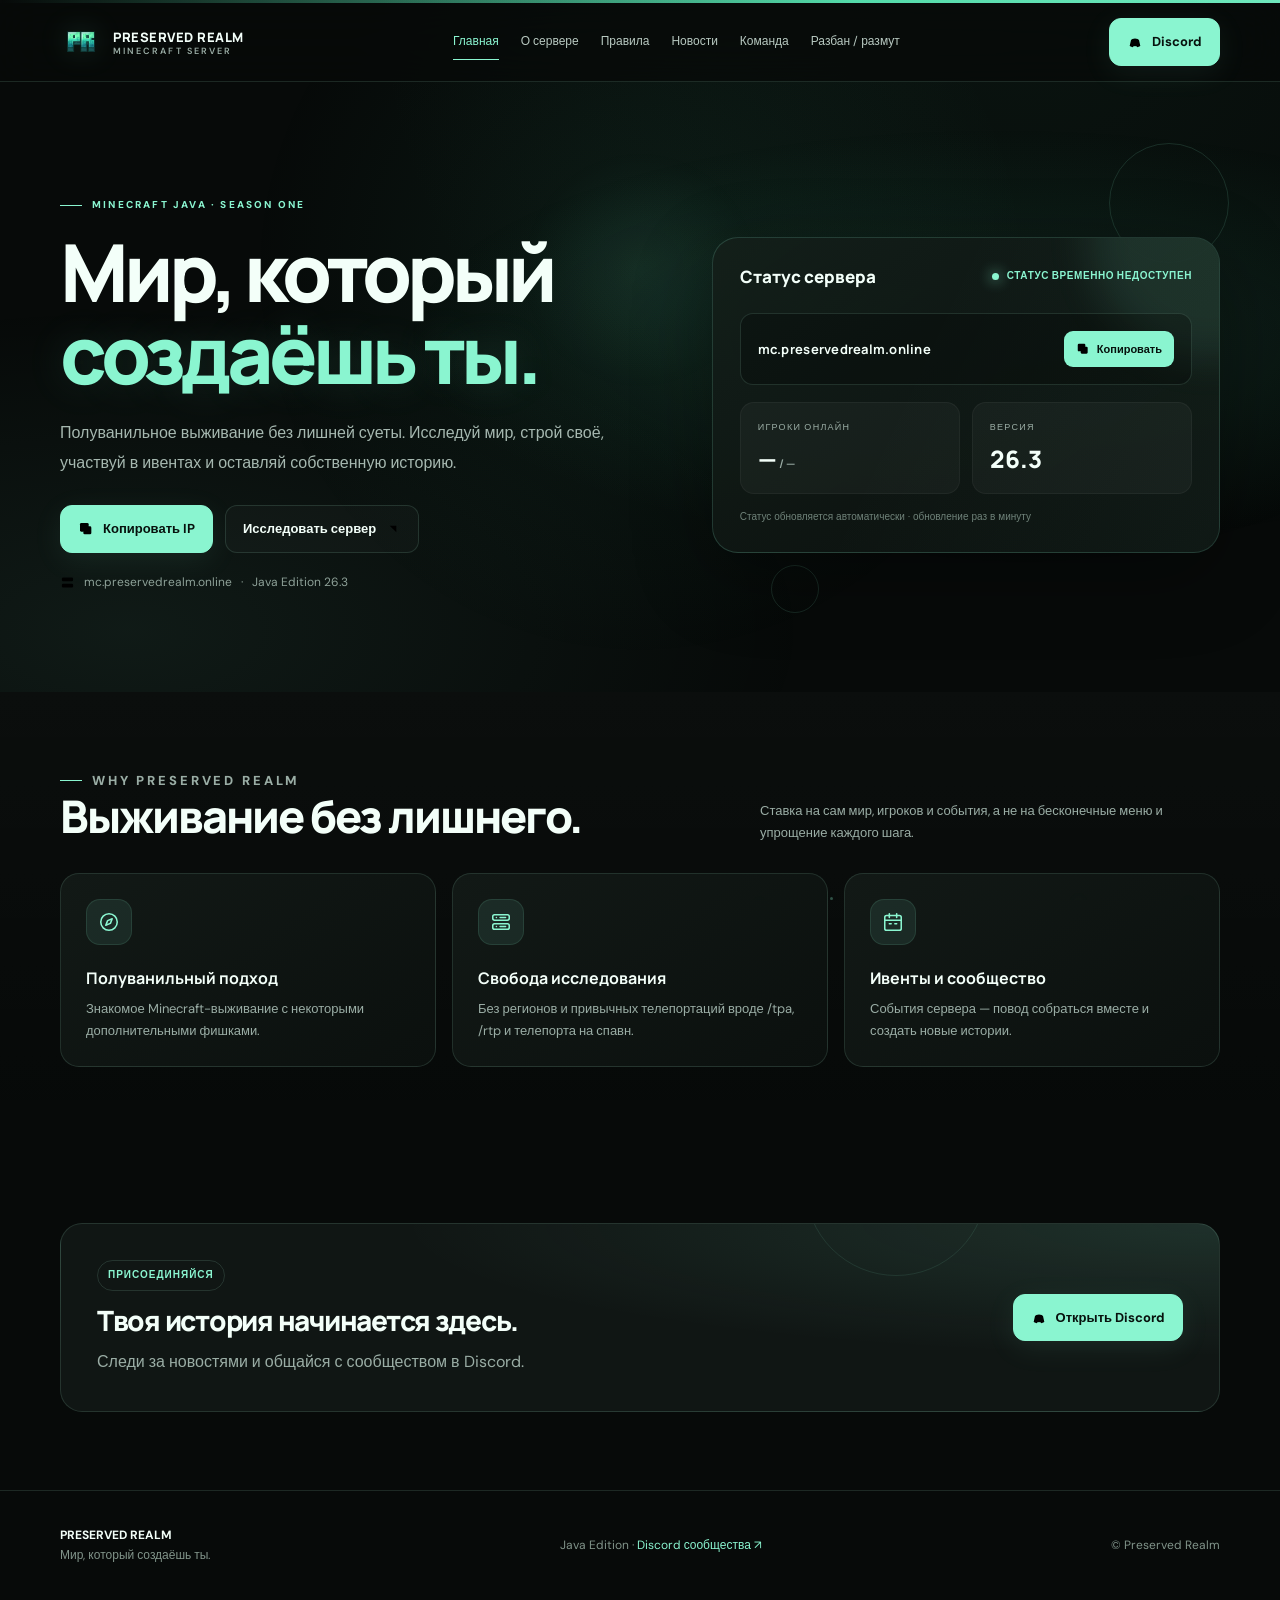
<file: index.html>
<!doctype html><html lang="ru"><head><meta charset="utf-8"><meta name="viewport" content="width=device-width,initial-scale=1"><meta name="theme-color" content="#080b0a"><meta name="description" content="Preserved Realm — полуванильный Minecraft Java сервер."><title>Главная · Preserved Realm</title><link rel="stylesheet" href="styles.css"></head><body><div class="particles" aria-hidden="true"></div><div class="cursor-glow" aria-hidden="true"></div><div class="topline"></div><header><div class="wrap nav"><a class="brand" href="index.html"><img src="server-icon.png" alt="Логотип Preserved Realm"><span>PRESERVED REALM<small>MINECRAFT SERVER</small></span></a><button class="mobile-toggle" aria-label="Открыть меню">☰</button><nav class="links"><a class="active" href="index.html">Главная</a><a class="" href="about.html">О сервере</a><a class="" href="rules.html">Правила</a><a class="" href="news.html">Новости</a><a class="" href="team.html">Команда</a><a class="" href="donate.html">Разбан / размут</a></nav><a class="nav-cta" href="https://discord.gg/pHvmp8p3uB" target="_blank" rel="noopener"><svg viewBox="0 0 24 24" aria-hidden="true"><path d="M8 7.5a12 12 0 0 1 8 0l2 1.5 2 9a17 17 0 0 1-5 2l-1-2-2 .2-2-.2-1 2a17 17 0 0 1-5-2l2-9z"/><path d="M9 13h.01M15 13h.01"/></svg> Discord</a></div></header>
<main>
<section class="hero"><span class="floating-orb orb-one"></span><span class="floating-orb orb-two"></span><div class="wrap hero-grid"><div class="fade"><p class="eyebrow">MINECRAFT JAVA · SEASON ONE</p><h1>Мир, который<br><span>создаёшь ты.</span></h1><p class="lead">Полуванильное выживание без лишней суеты. Исследуй мир, строй своё, участвуй в ивентах и оставляй собственную историю.</p><div class="actions"><button class="btn primary" data-copy-ip><svg viewBox="0 0 24 24" aria-hidden="true"><rect x="8" y="8" width="12" height="12" rx="2"/><path d="M16 8V5a2 2 0 0 0-2-2H5a2 2 0 0 0-2 2v9a2 2 0 0 0 2 2h3"/></svg> Копировать IP</button><a class="btn secondary" href="about.html">Исследовать сервер <svg viewBox="0 0 24 24" aria-hidden="true"><path d="M7 17 17 7M7 7h10v10"/></svg></a></div><div class="hero-meta"><svg viewBox="0 0 24 24" aria-hidden="true"><rect x="3" y="4" width="18" height="6" rx="2"/><rect x="3" y="14" width="18" height="6" rx="2"/><path d="M7 7h.01M7 17h.01M11 7h6M11 17h6"/></svg><span>mc.preservedrealm.online</span><span>·</span><span>Java Edition 26.3</span></div></div><div class="server-card fade" data-tilt><div class="card-top"><div class="server-title">Статус сервера</div><div class="status"><span class="dot"></span><span data-status>Проверяем...</span></div></div><div class="server-ip"><span>mc.preservedrealm.online</span><button class="copy" data-copy-ip><svg viewBox="0 0 24 24" aria-hidden="true"><rect x="8" y="8" width="12" height="12" rx="2"/><path d="M16 8V5a2 2 0 0 0-2-2H5a2 2 0 0 0-2 2v9a2 2 0 0 0 2 2h3"/></svg> Копировать</button></div><div class="stats"><div class="stat"><label>Игроки онлайн</label><strong><span data-online>—</span><small> / <span data-max>—</span></small></strong></div><div class="stat"><label>Версия</label><strong>26.3</strong></div></div><p class="api-note">Статус обновляется автоматически · обновление раз в минуту</p></div></div></section>
<section class="section alt"><div class="wrap"><div class="section-head reveal"><div><p class="eyebrow">WHY PRESERVED REALM</p><h2>Выживание без лишнего.</h2></div><p>Ставка на сам мир, игроков и события, а не на бесконечные меню и упрощение каждого шага.</p></div><div class="grid3"><article class="feature reveal"><div class="feature-icon"><svg viewBox="0 0 24 24" aria-hidden="true"><circle cx="12" cy="12" r="9"/><path d="m15.5 8.5-2 5-5 2 2-5z"/></svg></div><h3>Полуванильный подход</h3><p>Знакомое Minecraft-выживание с некоторыми дополнительными фишками.</p></article><article class="feature reveal"><div class="feature-icon"><svg viewBox="0 0 24 24" aria-hidden="true"><rect x="3" y="4" width="18" height="6" rx="2"/><rect x="3" y="14" width="18" height="6" rx="2"/><path d="M7 7h.01M7 17h.01M11 7h6M11 17h6"/></svg></div><h3>Свобода исследования</h3><p>Без регионов и привычных телепортаций вроде /tpa, /rtp и телепорта на спавн.</p></article><article class="feature reveal"><div class="feature-icon"><svg viewBox="0 0 24 24" aria-hidden="true"><rect x="3" y="5" width="18" height="16" rx="2"/><path d="M16 3v4M8 3v4M3 10h18M8 14h2M14 14h2"/></svg></div><h3>Ивенты и сообщество</h3><p>События сервера — повод собраться вместе и создать новые истории.</p></article></div></div></section>
<section class="section"><div class="wrap"><div class="banner reveal"><div><span class="pill">ПРИСОЕДИНЯЙСЯ</span><h2>Твоя история начинается здесь.</h2><p>Следи за новостями и общайся с сообществом в Discord.</p></div><a class="btn primary" href="https://discord.gg/pHvmp8p3uB" target="_blank" rel="noopener"><svg viewBox="0 0 24 24" aria-hidden="true"><path d="M8 7.5a12 12 0 0 1 8 0l2 1.5 2 9a17 17 0 0 1-5 2l-1-2-2 .2-2-.2-1 2a17 17 0 0 1-5-2l2-9z"/><path d="M9 13h.01M15 13h.01"/></svg> Открыть Discord</a></div></div></section>
</main><footer class="footer"><div class="wrap footer-row"><div><strong>PRESERVED REALM</strong><br>Мир, который создаёшь ты.</div><div>Java Edition · <a href="https://discord.gg/pHvmp8p3uB" target="_blank" rel="noopener">Discord сообщества ↗</a></div><div>© Preserved Realm</div></div></footer><div class="toast" role="status" aria-live="polite">IP скопирован</div><button class="backtop" aria-label="Наверх"><svg viewBox="0 0 24 24" aria-hidden="true"><path d="M7 17 17 7M7 7h10v10"/></svg></button><script src="script.js"></script></body></html>
</file>
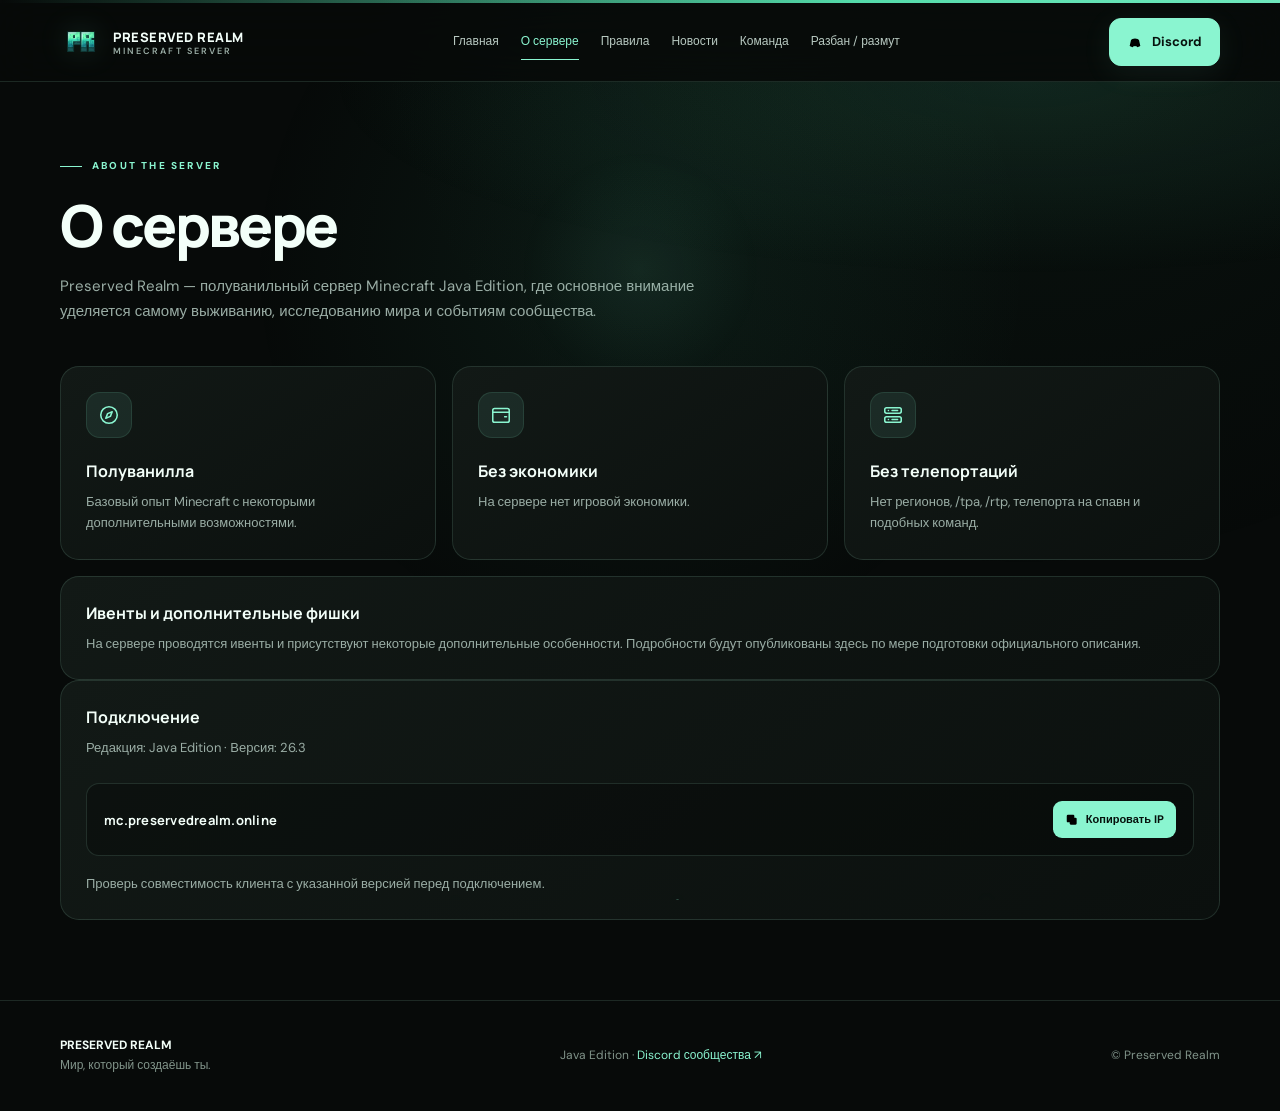
<file: about.html>
<!doctype html><html lang="ru"><head><meta charset="utf-8"><meta name="viewport" content="width=device-width,initial-scale=1"><meta name="theme-color" content="#080b0a"><meta name="description" content="Preserved Realm — полуванильный Minecraft Java сервер."><title>О сервере · Preserved Realm</title><link rel="stylesheet" href="styles.css"></head><body><div class="particles" aria-hidden="true"></div><div class="cursor-glow" aria-hidden="true"></div><div class="topline"></div><header><div class="wrap nav"><a class="brand" href="index.html"><img src="server-icon.png" alt="Логотип Preserved Realm"><span>PRESERVED REALM<small>MINECRAFT SERVER</small></span></a><button class="mobile-toggle" aria-label="Открыть меню">☰</button><nav class="links"><a class="" href="index.html">Главная</a><a class="active" href="about.html">О сервере</a><a class="" href="rules.html">Правила</a><a class="" href="news.html">Новости</a><a class="" href="team.html">Команда</a><a class="" href="donate.html">Разбан / размут</a></nav><a class="nav-cta" href="https://discord.gg/pHvmp8p3uB" target="_blank" rel="noopener"><svg viewBox="0 0 24 24" aria-hidden="true"><path d="M8 7.5a12 12 0 0 1 8 0l2 1.5 2 9a17 17 0 0 1-5 2l-1-2-2 .2-2-.2-1 2a17 17 0 0 1-5-2l2-9z"/><path d="M9 13h.01M15 13h.01"/></svg> Discord</a></div></header><main><section class="page-hero"><div class="wrap"><p class="eyebrow">ABOUT THE SERVER</p><h1 class="page-title">О сервере</h1><p class="page-lead">Preserved Realm — полуванильный сервер Minecraft Java Edition, где основное внимание уделяется самому выживанию, исследованию мира и событиям сообщества.</p></div></section><section class="content"><div class="wrap"><div class="grid3"><article class="feature reveal"><div class="feature-icon"><svg viewBox="0 0 24 24" aria-hidden="true"><circle cx="12" cy="12" r="9"/><path d="m15.5 8.5-2 5-5 2 2-5z"/></svg></div><h3>Полуванилла</h3><p>Базовый опыт Minecraft с некоторыми дополнительными возможностями.</p></article><article class="feature reveal"><div class="feature-icon"><svg viewBox="0 0 24 24" aria-hidden="true"><rect x="3" y="5" width="18" height="15" rx="2"/><path d="M3 9h18M16 14h2"/></svg></div><h3>Без экономики</h3><p>На сервере нет игровой экономики.</p></article><article class="feature reveal"><div class="feature-icon"><svg viewBox="0 0 24 24" aria-hidden="true"><rect x="3" y="4" width="18" height="6" rx="2"/><rect x="3" y="14" width="18" height="6" rx="2"/><path d="M7 7h.01M7 17h.01M11 7h6M11 17h6"/></svg></div><h3>Без телепортаций</h3><p>Нет регионов, /tpa, /rtp, телепорта на спавн и подобных команд.</p></article></div><div class="panel reveal" style="margin-top:16px"><h3>Ивенты и дополнительные фишки</h3><p>На сервере проводятся ивенты и присутствуют некоторые дополнительные особенности. Подробности будут опубликованы здесь по мере подготовки официального описания.</p></div><div class="panel reveal"><h3>Подключение</h3><p>Редакция: Java Edition · Версия: 26.3</p><div class="server-ip"><span>mc.preservedrealm.online</span><button class="copy" data-copy-ip><svg viewBox="0 0 24 24" aria-hidden="true"><rect x="8" y="8" width="12" height="12" rx="2"/><path d="M16 8V5a2 2 0 0 0-2-2H5a2 2 0 0 0-2 2v9a2 2 0 0 0 2 2h3"/></svg> Копировать IP</button></div><p class="muted">Проверь совместимость клиента с указанной версией перед подключением.</p></div></div></section></main><footer class="footer"><div class="wrap footer-row"><div><strong>PRESERVED REALM</strong><br>Мир, который создаёшь ты.</div><div>Java Edition · <a href="https://discord.gg/pHvmp8p3uB" target="_blank" rel="noopener">Discord сообщества ↗</a></div><div>© Preserved Realm</div></div></footer><div class="toast" role="status" aria-live="polite">IP скопирован</div><button class="backtop" aria-label="Наверх"><svg viewBox="0 0 24 24" aria-hidden="true"><path d="M7 17 17 7M7 7h10v10"/></svg></button><script src="script.js"></script></body></html>
</file>
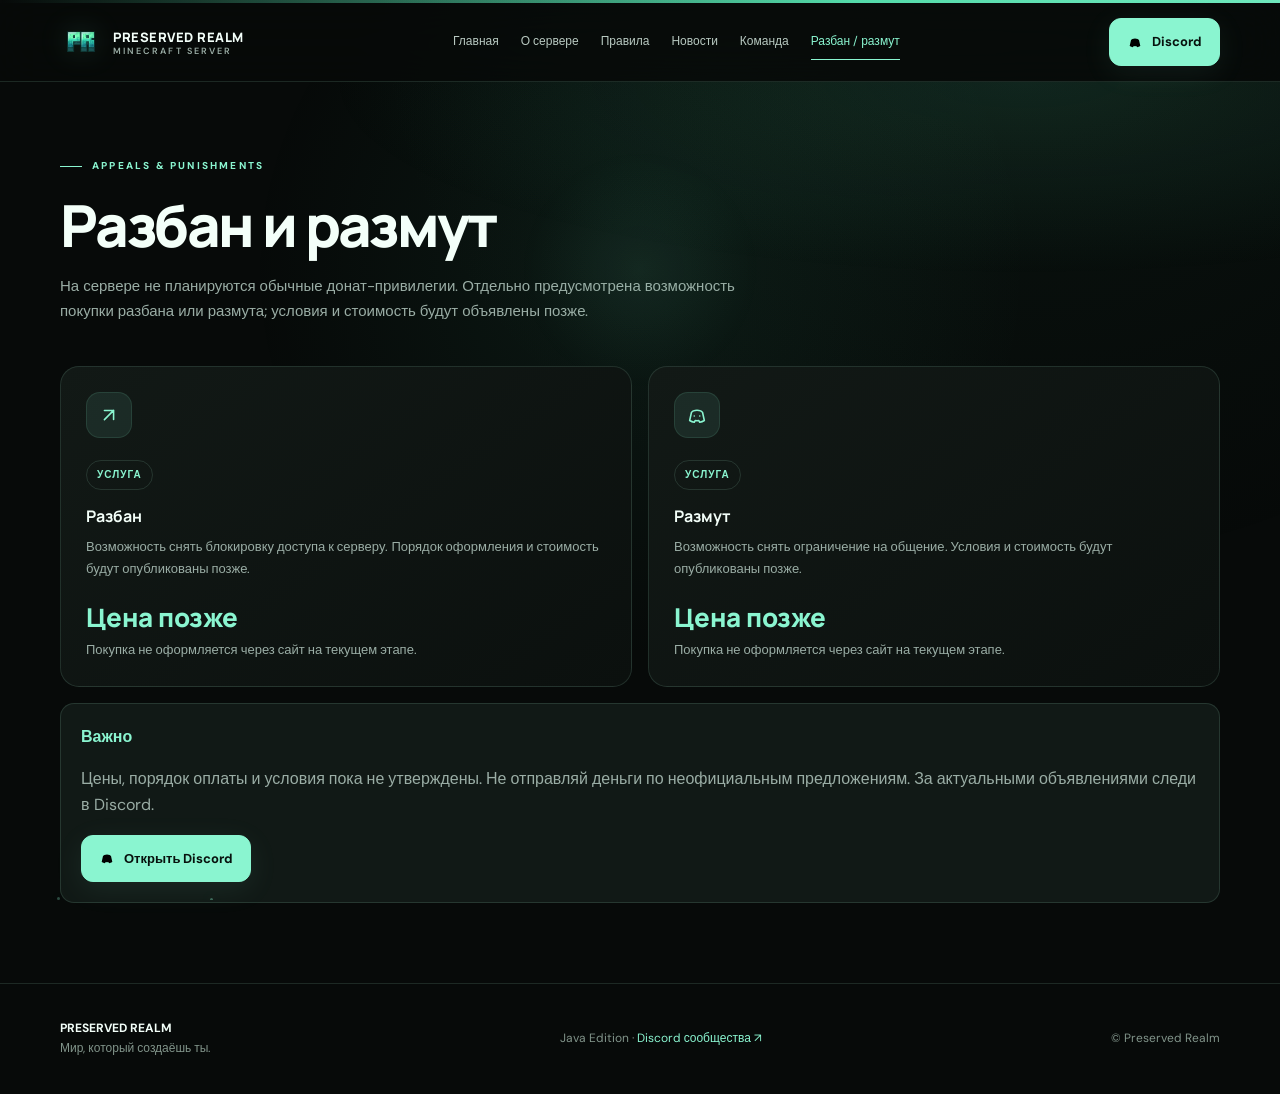
<file: donate.html>
<!doctype html><html lang="ru"><head><meta charset="utf-8"><meta name="viewport" content="width=device-width,initial-scale=1"><meta name="theme-color" content="#080b0a"><meta name="description" content="Preserved Realm — полуванильный Minecraft Java сервер."><title>Разбан и размут · Preserved Realm</title><link rel="stylesheet" href="styles.css"></head><body><div class="particles" aria-hidden="true"></div><div class="cursor-glow" aria-hidden="true"></div><div class="topline"></div><header><div class="wrap nav"><a class="brand" href="index.html"><img src="server-icon.png" alt="Логотип Preserved Realm"><span>PRESERVED REALM<small>MINECRAFT SERVER</small></span></a><button class="mobile-toggle" aria-label="Открыть меню">☰</button><nav class="links"><a class="" href="index.html">Главная</a><a class="" href="about.html">О сервере</a><a class="" href="rules.html">Правила</a><a class="" href="news.html">Новости</a><a class="" href="team.html">Команда</a><a class="active" href="donate.html">Разбан / размут</a></nav><a class="nav-cta" href="https://discord.gg/pHvmp8p3uB" target="_blank" rel="noopener"><svg viewBox="0 0 24 24" aria-hidden="true"><path d="M8 7.5a12 12 0 0 1 8 0l2 1.5 2 9a17 17 0 0 1-5 2l-1-2-2 .2-2-.2-1 2a17 17 0 0 1-5-2l2-9z"/><path d="M9 13h.01M15 13h.01"/></svg> Discord</a></div></header><main><section class="page-hero"><div class="wrap"><p class="eyebrow">APPEALS & PUNISHMENTS</p><h1 class="page-title">Разбан и размут</h1><p class="page-lead">На сервере не планируются обычные донат-привилегии. Отдельно предусмотрена возможность покупки разбана или размута; условия и стоимость будут объявлены позже.</p></div></section><section class="content"><div class="wrap"><div class="cards2"><article class="feature reveal"><div class="feature-icon"><svg viewBox="0 0 24 24" aria-hidden="true"><path d="M7 17 17 7M7 7h10v10"/></svg></div><span class="pill">УСЛУГА</span><h3 style="margin-top:15px">Разбан</h3><p>Возможность снять блокировку доступа к серверу. Порядок оформления и стоимость будут опубликованы позже.</p><div class="price">Цена позже</div><p>Покупка не оформляется через сайт на текущем этапе.</p></article><article class="feature reveal"><div class="feature-icon"><svg viewBox="0 0 24 24" aria-hidden="true"><path d="M8 7.5a12 12 0 0 1 8 0l2 1.5 2 9a17 17 0 0 1-5 2l-1-2-2 .2-2-.2-1 2a17 17 0 0 1-5-2l2-9z"/><path d="M9 13h.01M15 13h.01"/></svg></div><span class="pill">УСЛУГА</span><h3 style="margin-top:15px">Размут</h3><p>Возможность снять ограничение на общение. Условия и стоимость будут опубликованы позже.</p><div class="price">Цена позже</div><p>Покупка не оформляется через сайт на текущем этапе.</p></article></div><div class="notice reveal" style="margin-top:16px"><strong>Важно</strong><p>Цены, порядок оплаты и условия пока не утверждены. Не отправляй деньги по неофициальным предложениям. За актуальными объявлениями следи в Discord.</p><p style="margin-top:16px"><a class="btn primary" href="https://discord.gg/pHvmp8p3uB" target="_blank" rel="noopener"><svg viewBox="0 0 24 24" aria-hidden="true"><path d="M8 7.5a12 12 0 0 1 8 0l2 1.5 2 9a17 17 0 0 1-5 2l-1-2-2 .2-2-.2-1 2a17 17 0 0 1-5-2l2-9z"/><path d="M9 13h.01M15 13h.01"/></svg> Открыть Discord</a></p></div></div></section></main><footer class="footer"><div class="wrap footer-row"><div><strong>PRESERVED REALM</strong><br>Мир, который создаёшь ты.</div><div>Java Edition · <a href="https://discord.gg/pHvmp8p3uB" target="_blank" rel="noopener">Discord сообщества ↗</a></div><div>© Preserved Realm</div></div></footer><div class="toast" role="status" aria-live="polite">IP скопирован</div><button class="backtop" aria-label="Наверх"><svg viewBox="0 0 24 24" aria-hidden="true"><path d="M7 17 17 7M7 7h10v10"/></svg></button><script src="script.js"></script></body></html>
</file>
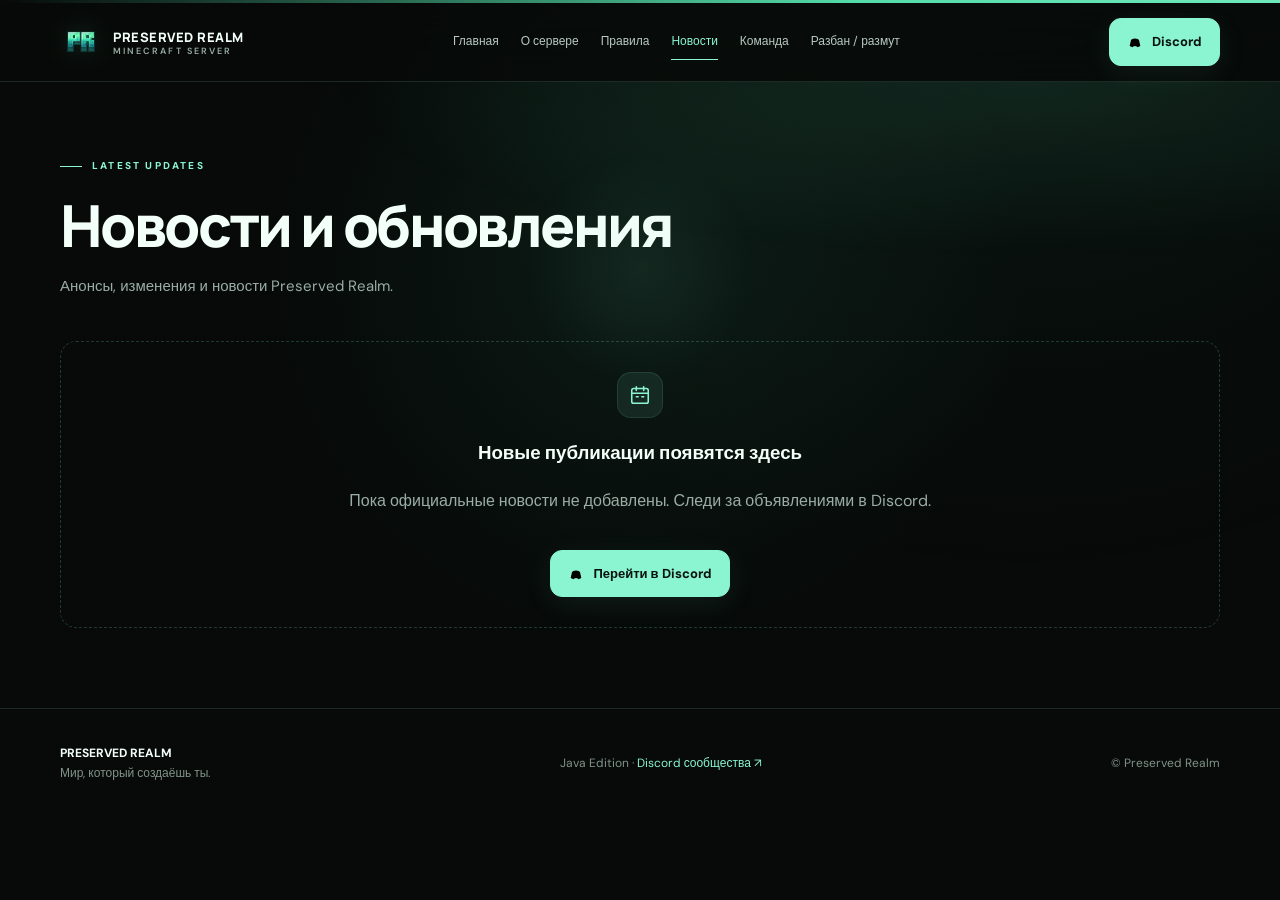
<file: news.html>
<!doctype html><html lang="ru"><head><meta charset="utf-8"><meta name="viewport" content="width=device-width,initial-scale=1"><meta name="theme-color" content="#080b0a"><meta name="description" content="Preserved Realm — полуванильный Minecraft Java сервер."><title>Новости · Preserved Realm</title><link rel="stylesheet" href="styles.css"></head><body><div class="particles" aria-hidden="true"></div><div class="cursor-glow" aria-hidden="true"></div><div class="topline"></div><header><div class="wrap nav"><a class="brand" href="index.html"><img src="server-icon.png" alt="Логотип Preserved Realm"><span>PRESERVED REALM<small>MINECRAFT SERVER</small></span></a><button class="mobile-toggle" aria-label="Открыть меню">☰</button><nav class="links"><a class="" href="index.html">Главная</a><a class="" href="about.html">О сервере</a><a class="" href="rules.html">Правила</a><a class="active" href="news.html">Новости</a><a class="" href="team.html">Команда</a><a class="" href="donate.html">Разбан / размут</a></nav><a class="nav-cta" href="https://discord.gg/pHvmp8p3uB" target="_blank" rel="noopener"><svg viewBox="0 0 24 24" aria-hidden="true"><path d="M8 7.5a12 12 0 0 1 8 0l2 1.5 2 9a17 17 0 0 1-5 2l-1-2-2 .2-2-.2-1 2a17 17 0 0 1-5-2l2-9z"/><path d="M9 13h.01M15 13h.01"/></svg> Discord</a></div></header><main><section class="page-hero"><div class="wrap"><p class="eyebrow">LATEST UPDATES</p><h1 class="page-title">Новости и обновления</h1><p class="page-lead">Анонсы, изменения и новости Preserved Realm.</p></div></section><section class="content"><div class="wrap"><div class="empty-state reveal"><div class="feature-icon" style="margin:0 auto 20px"><svg viewBox="0 0 24 24" aria-hidden="true"><rect x="3" y="5" width="18" height="16" rx="2"/><path d="M16 3v4M8 3v4M3 10h18M8 14h2M14 14h2"/></svg></div><h3 style="color:var(--text)">Новые публикации появятся здесь</h3><p>Пока официальные новости не добавлены. Следи за объявлениями в Discord.</p><a class="btn primary" style="margin-top:20px" href="https://discord.gg/pHvmp8p3uB" target="_blank" rel="noopener"><svg viewBox="0 0 24 24" aria-hidden="true"><path d="M8 7.5a12 12 0 0 1 8 0l2 1.5 2 9a17 17 0 0 1-5 2l-1-2-2 .2-2-.2-1 2a17 17 0 0 1-5-2l2-9z"/><path d="M9 13h.01M15 13h.01"/></svg> Перейти в Discord</a></div></div></section></main><footer class="footer"><div class="wrap footer-row"><div><strong>PRESERVED REALM</strong><br>Мир, который создаёшь ты.</div><div>Java Edition · <a href="https://discord.gg/pHvmp8p3uB" target="_blank" rel="noopener">Discord сообщества ↗</a></div><div>© Preserved Realm</div></div></footer><div class="toast" role="status" aria-live="polite">IP скопирован</div><button class="backtop" aria-label="Наверх"><svg viewBox="0 0 24 24" aria-hidden="true"><path d="M7 17 17 7M7 7h10v10"/></svg></button><script src="script.js"></script></body></html>
</file>
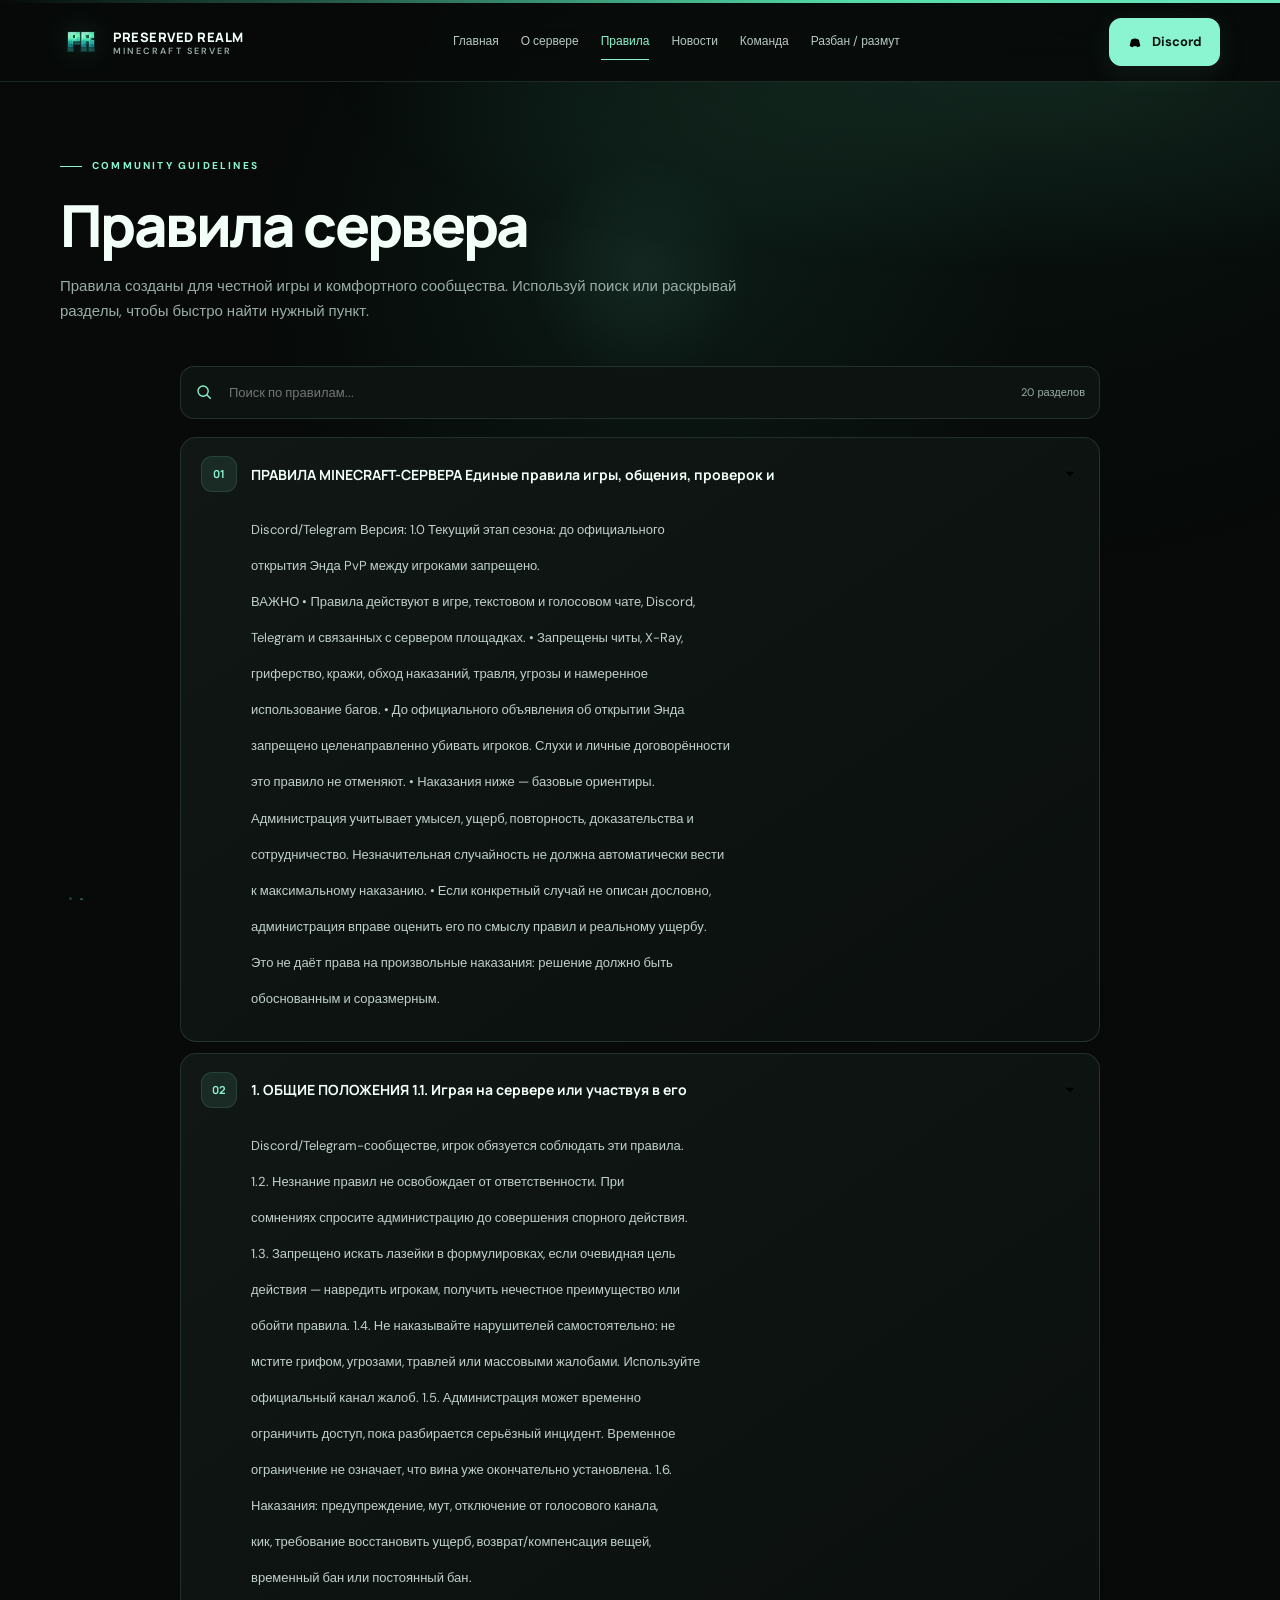
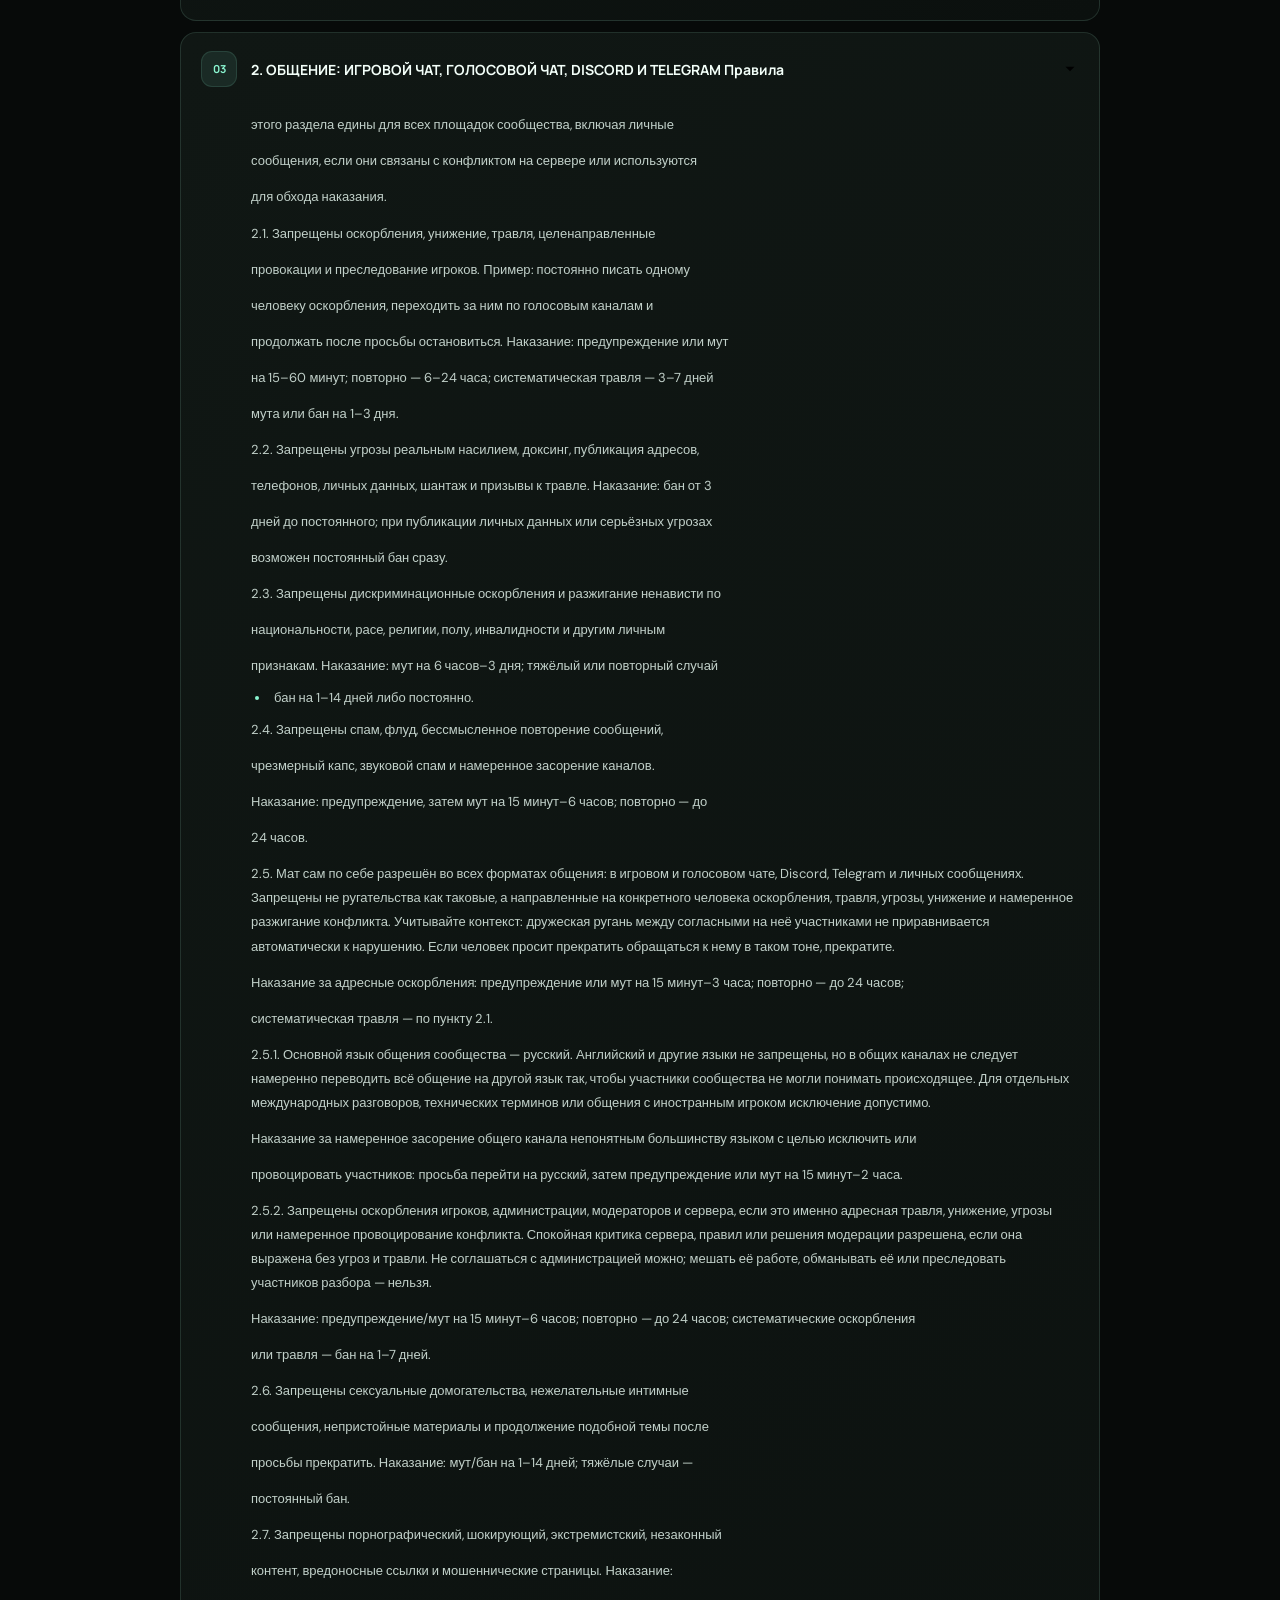
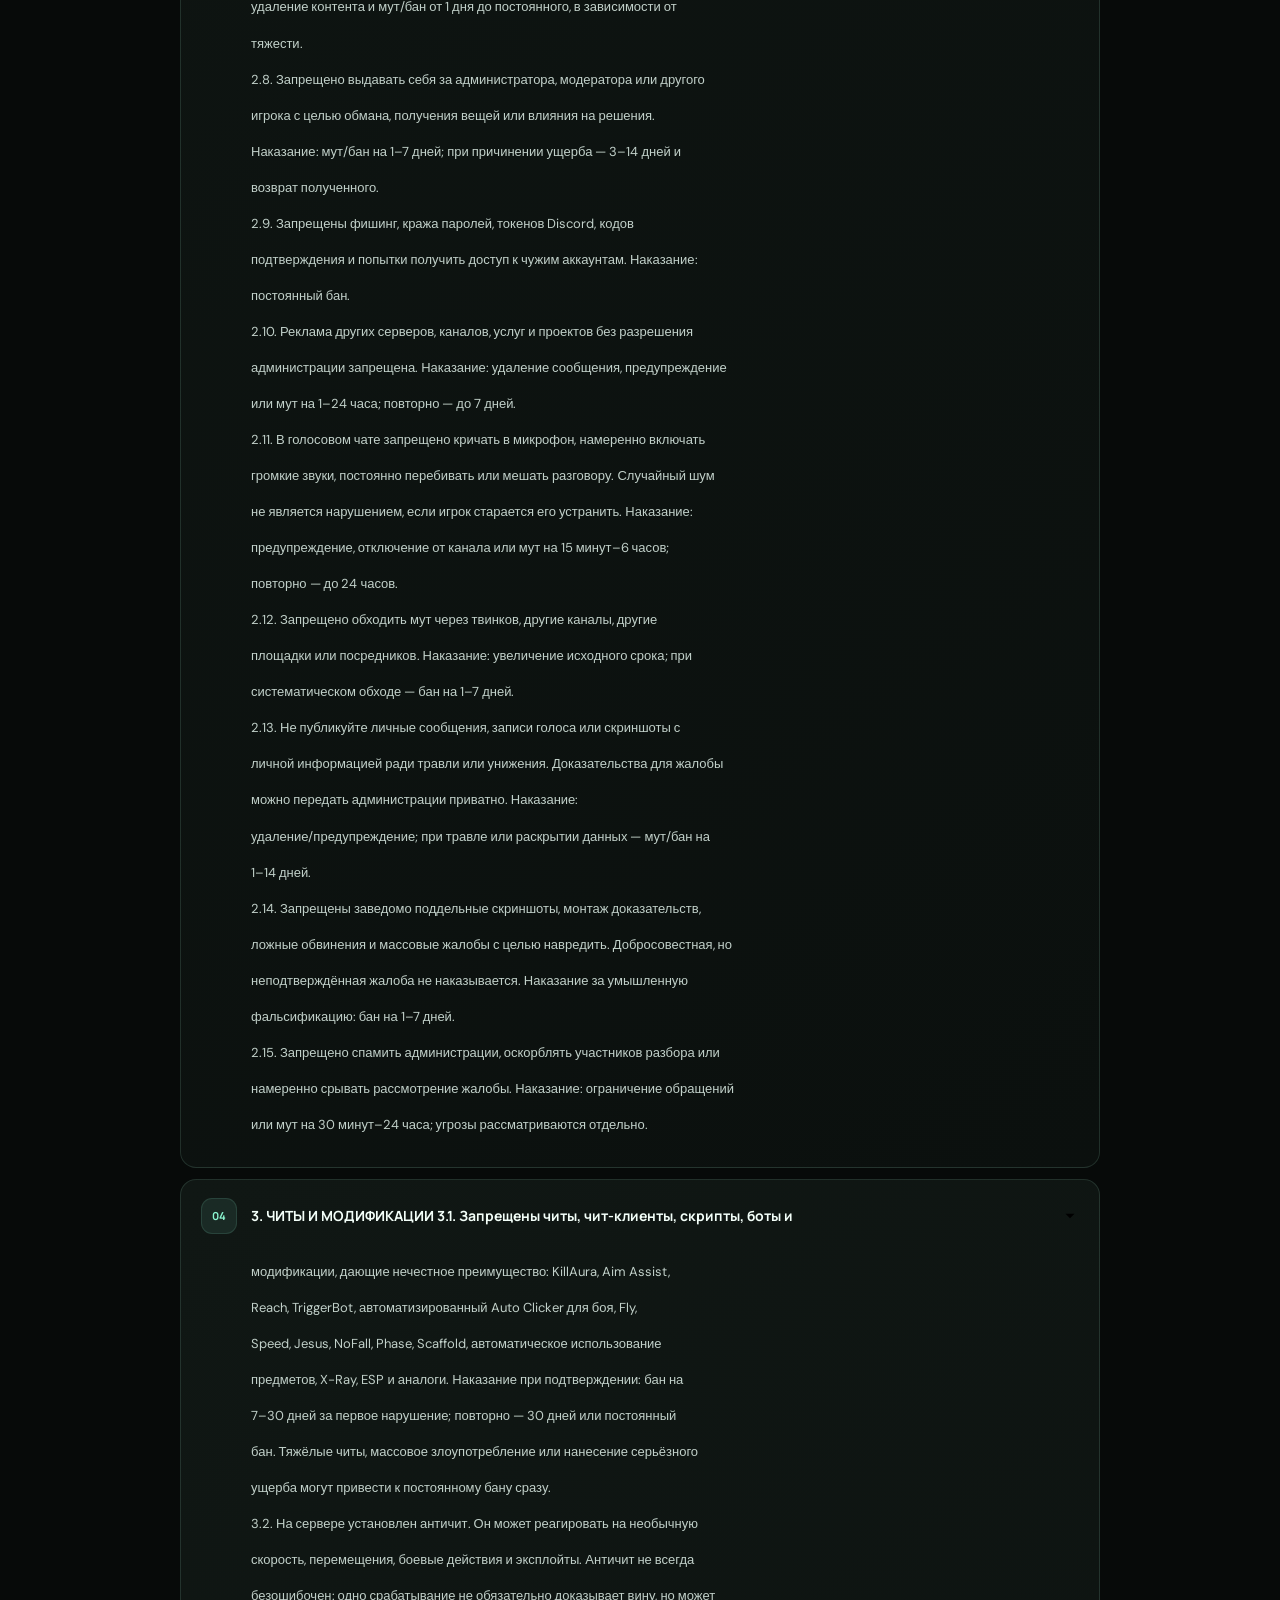
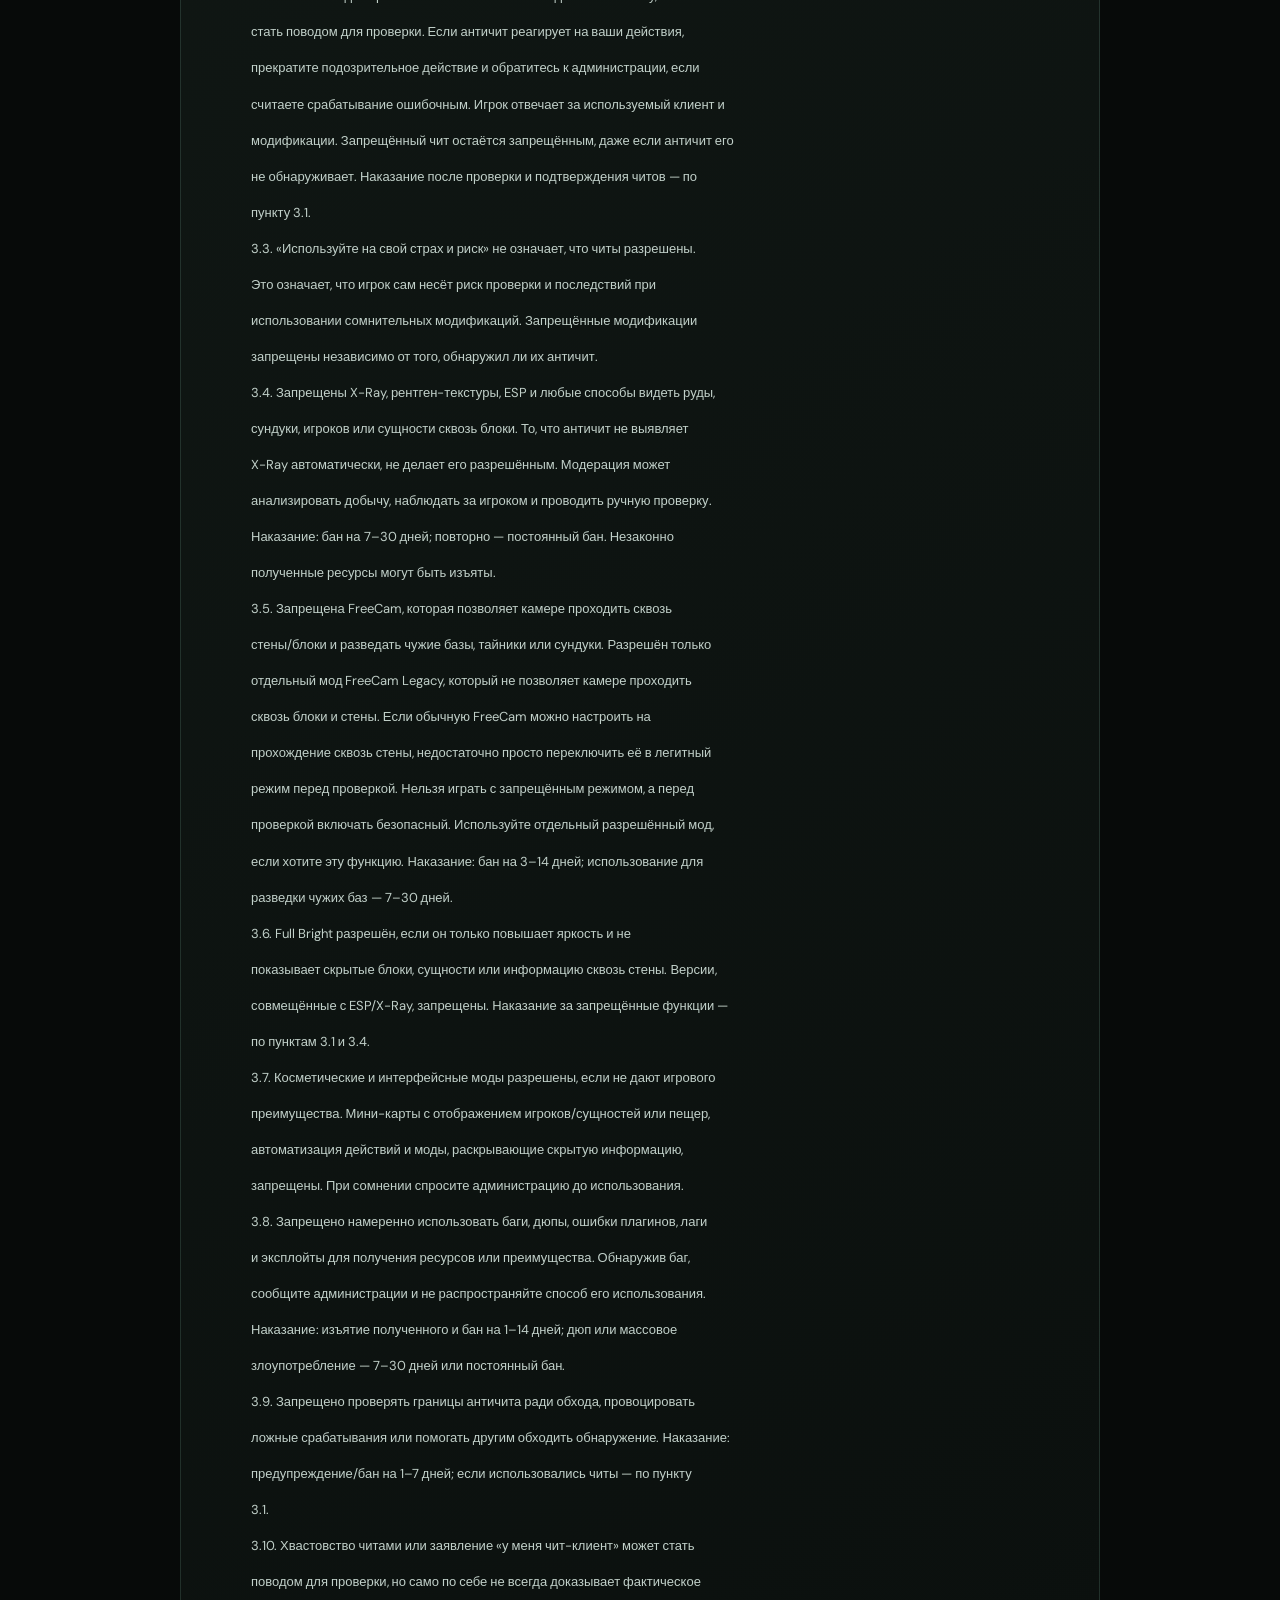
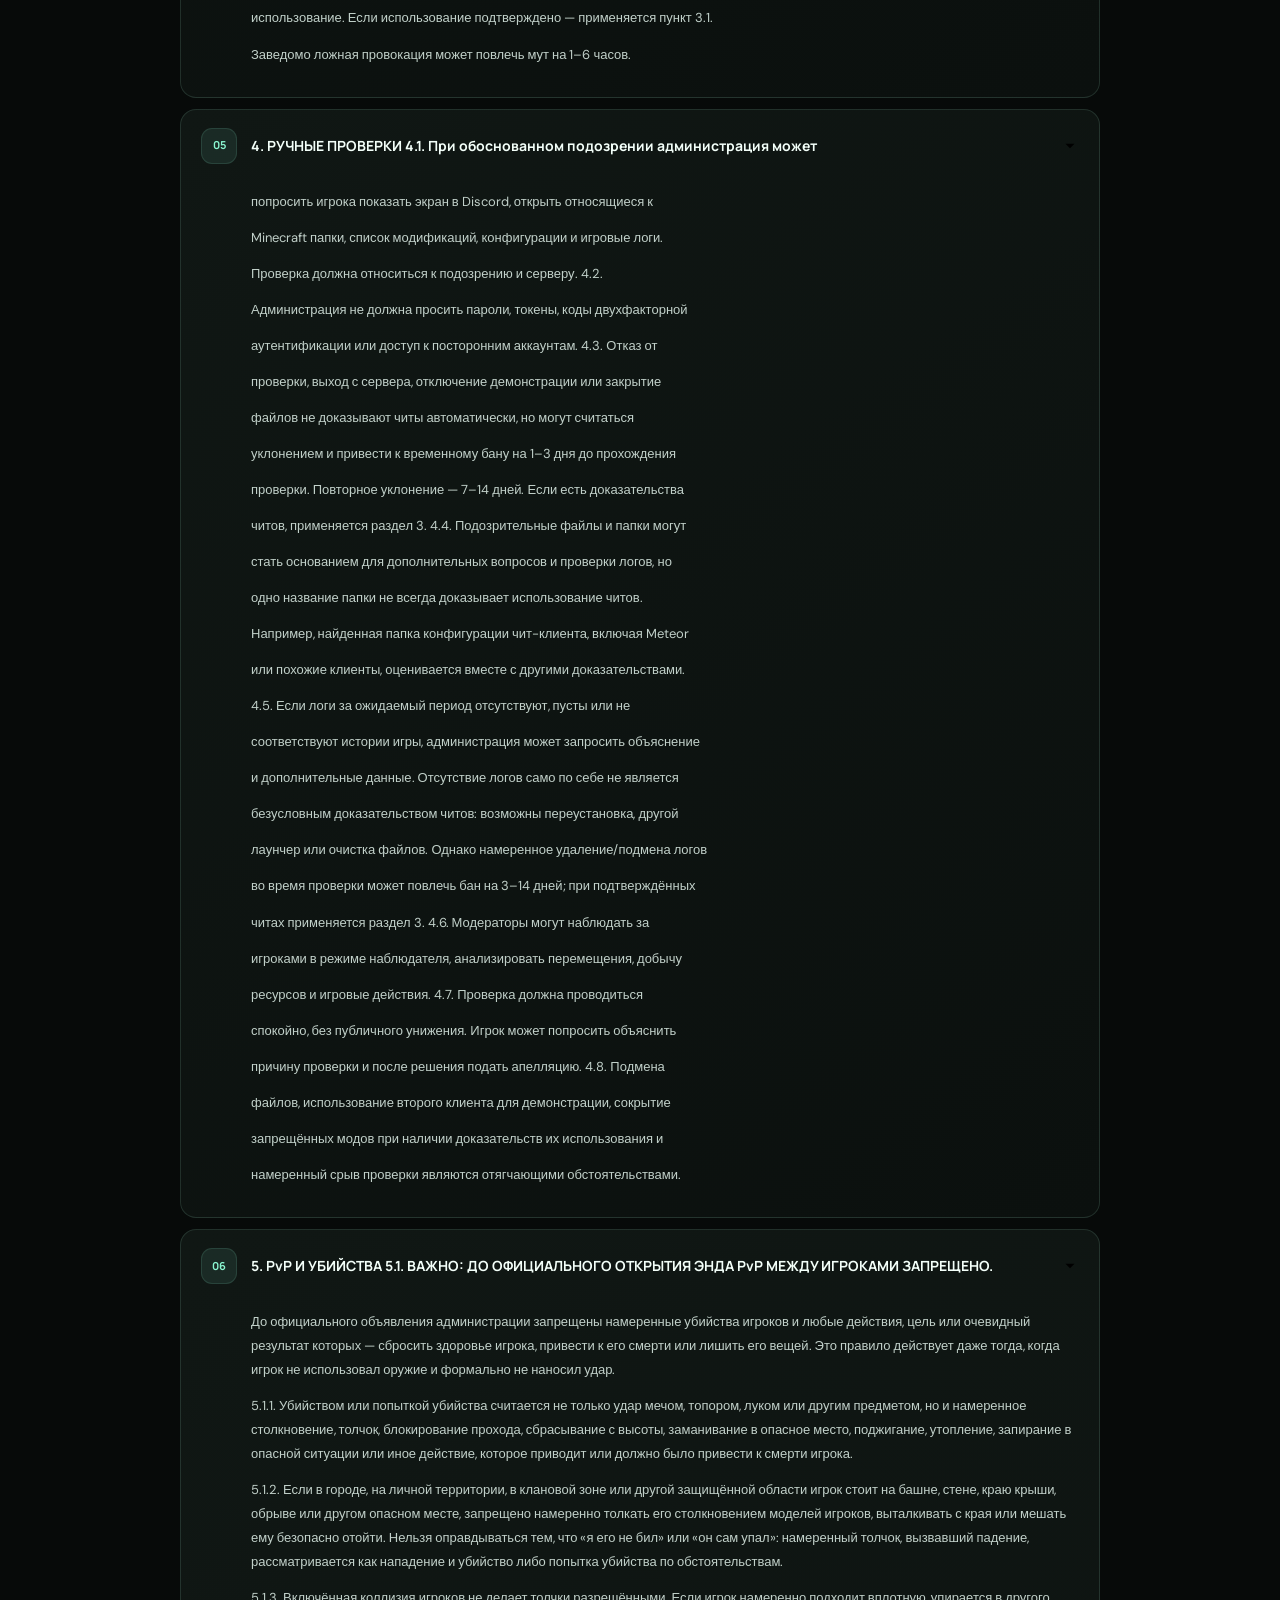
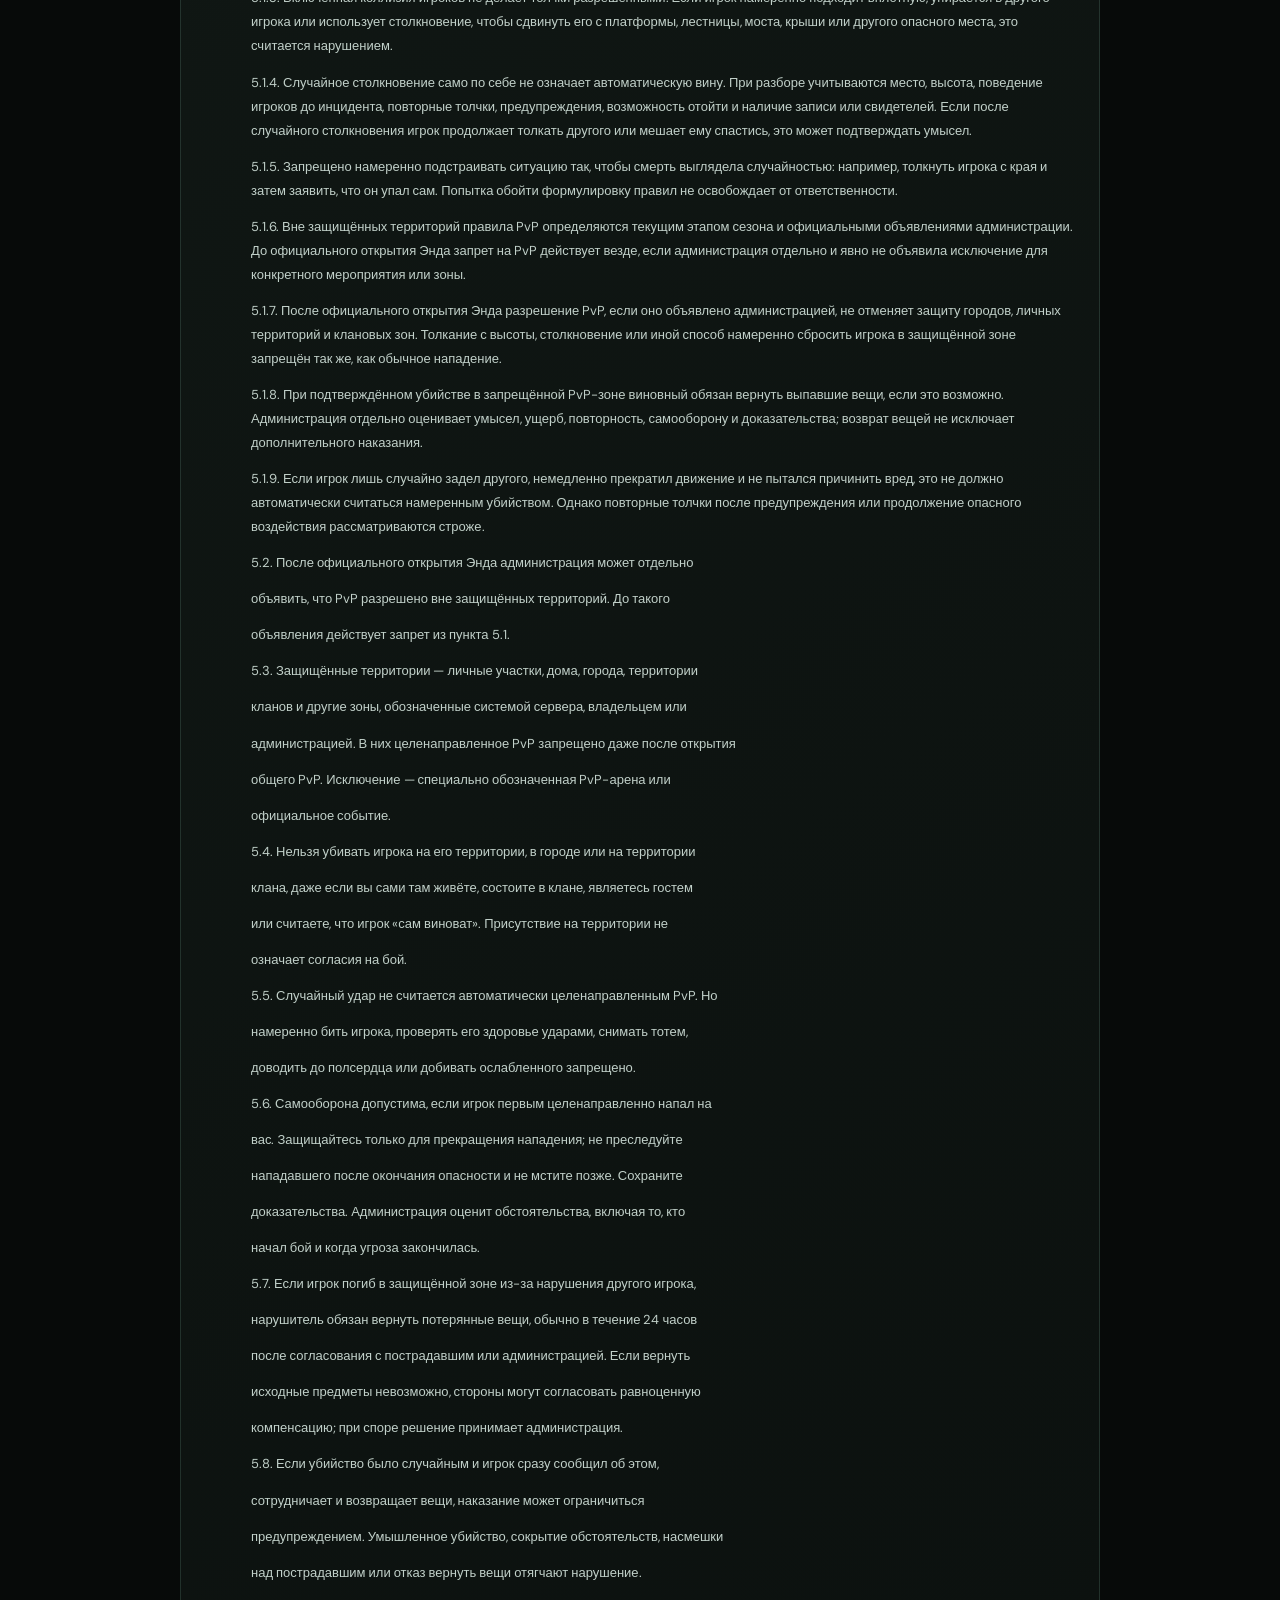
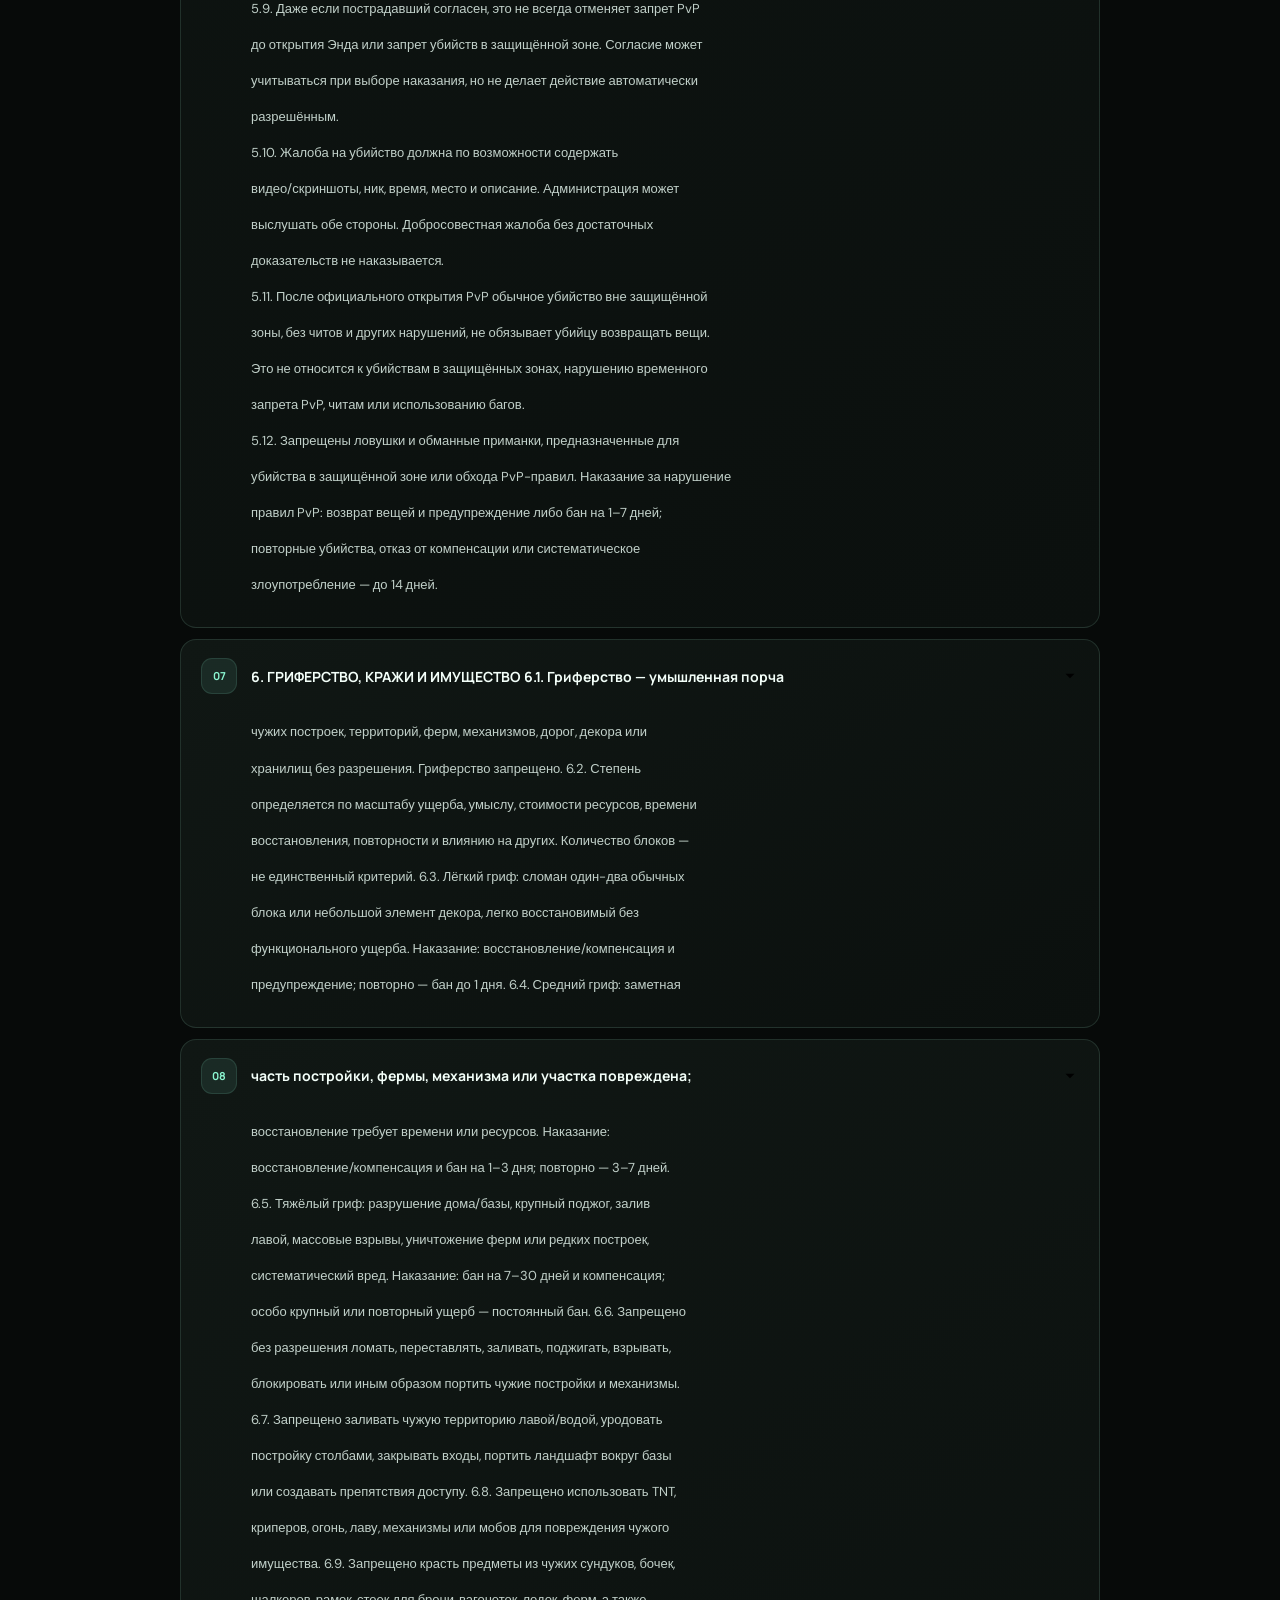
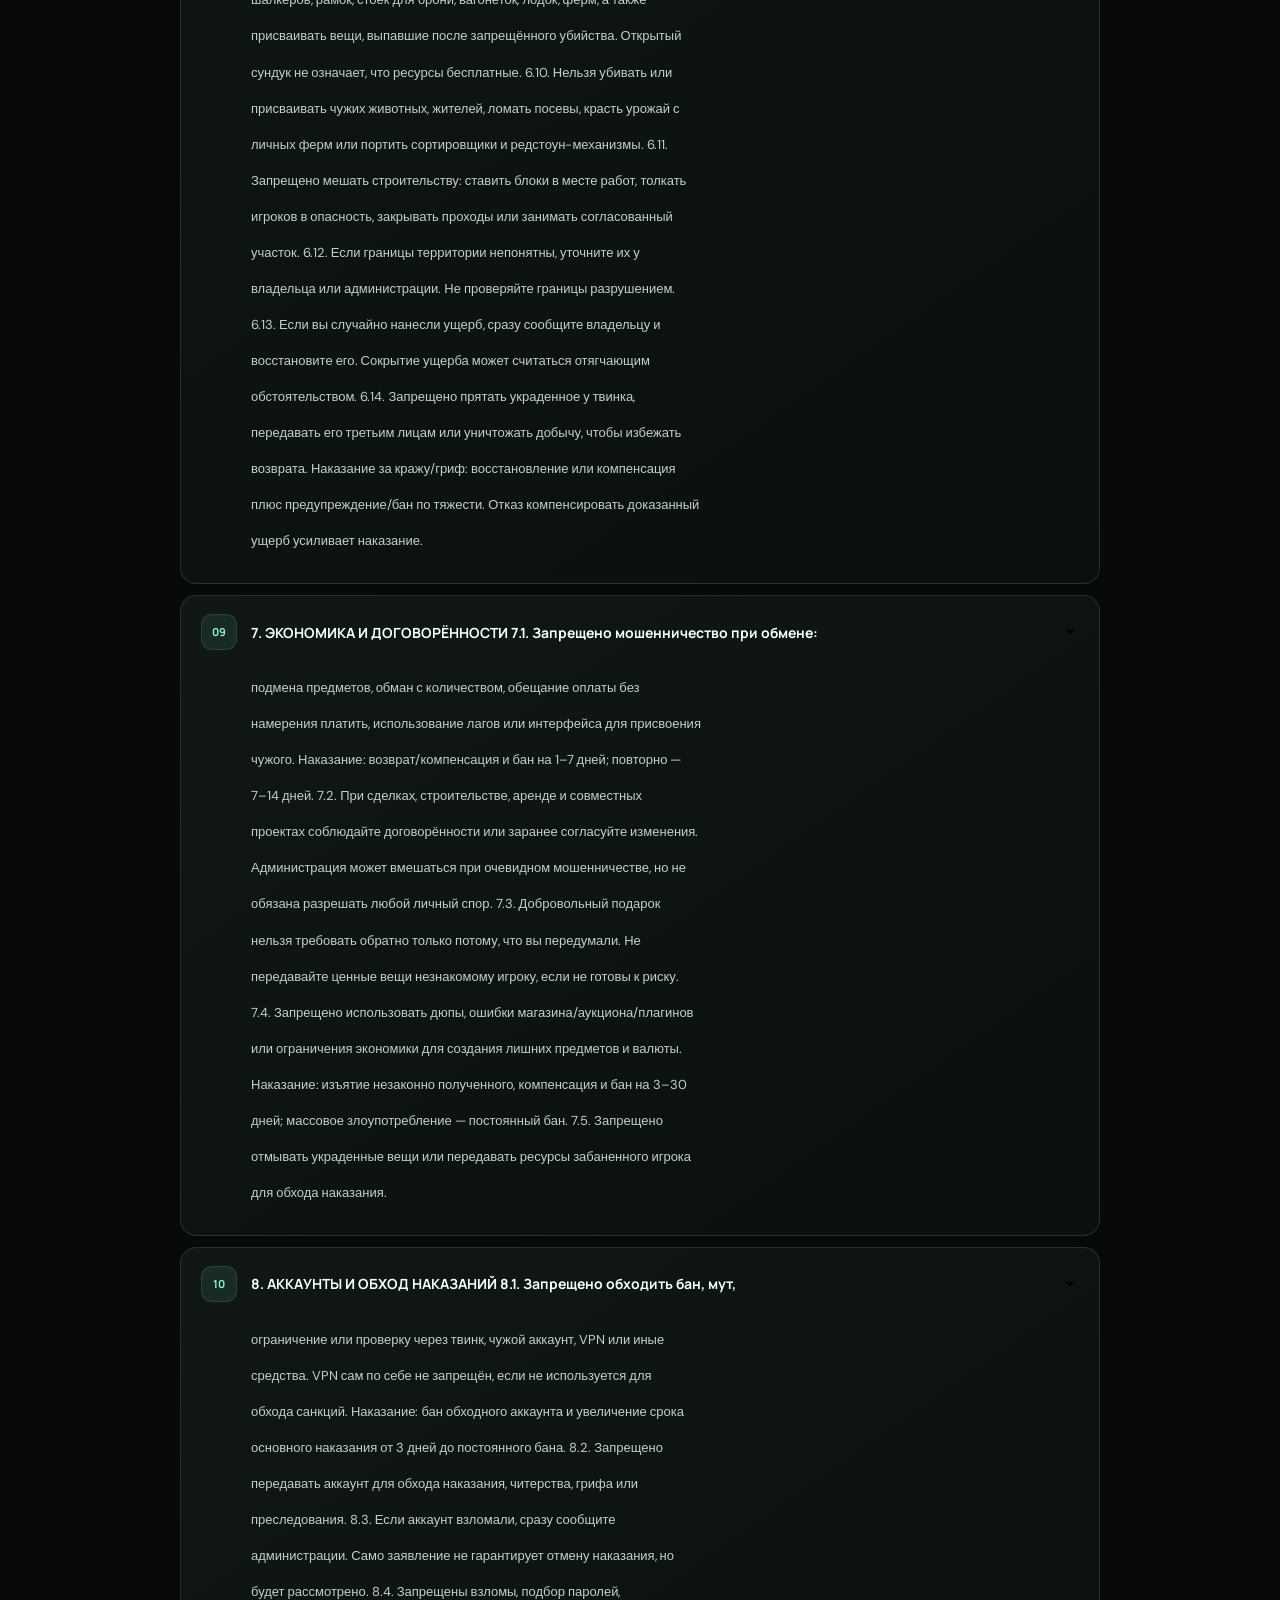
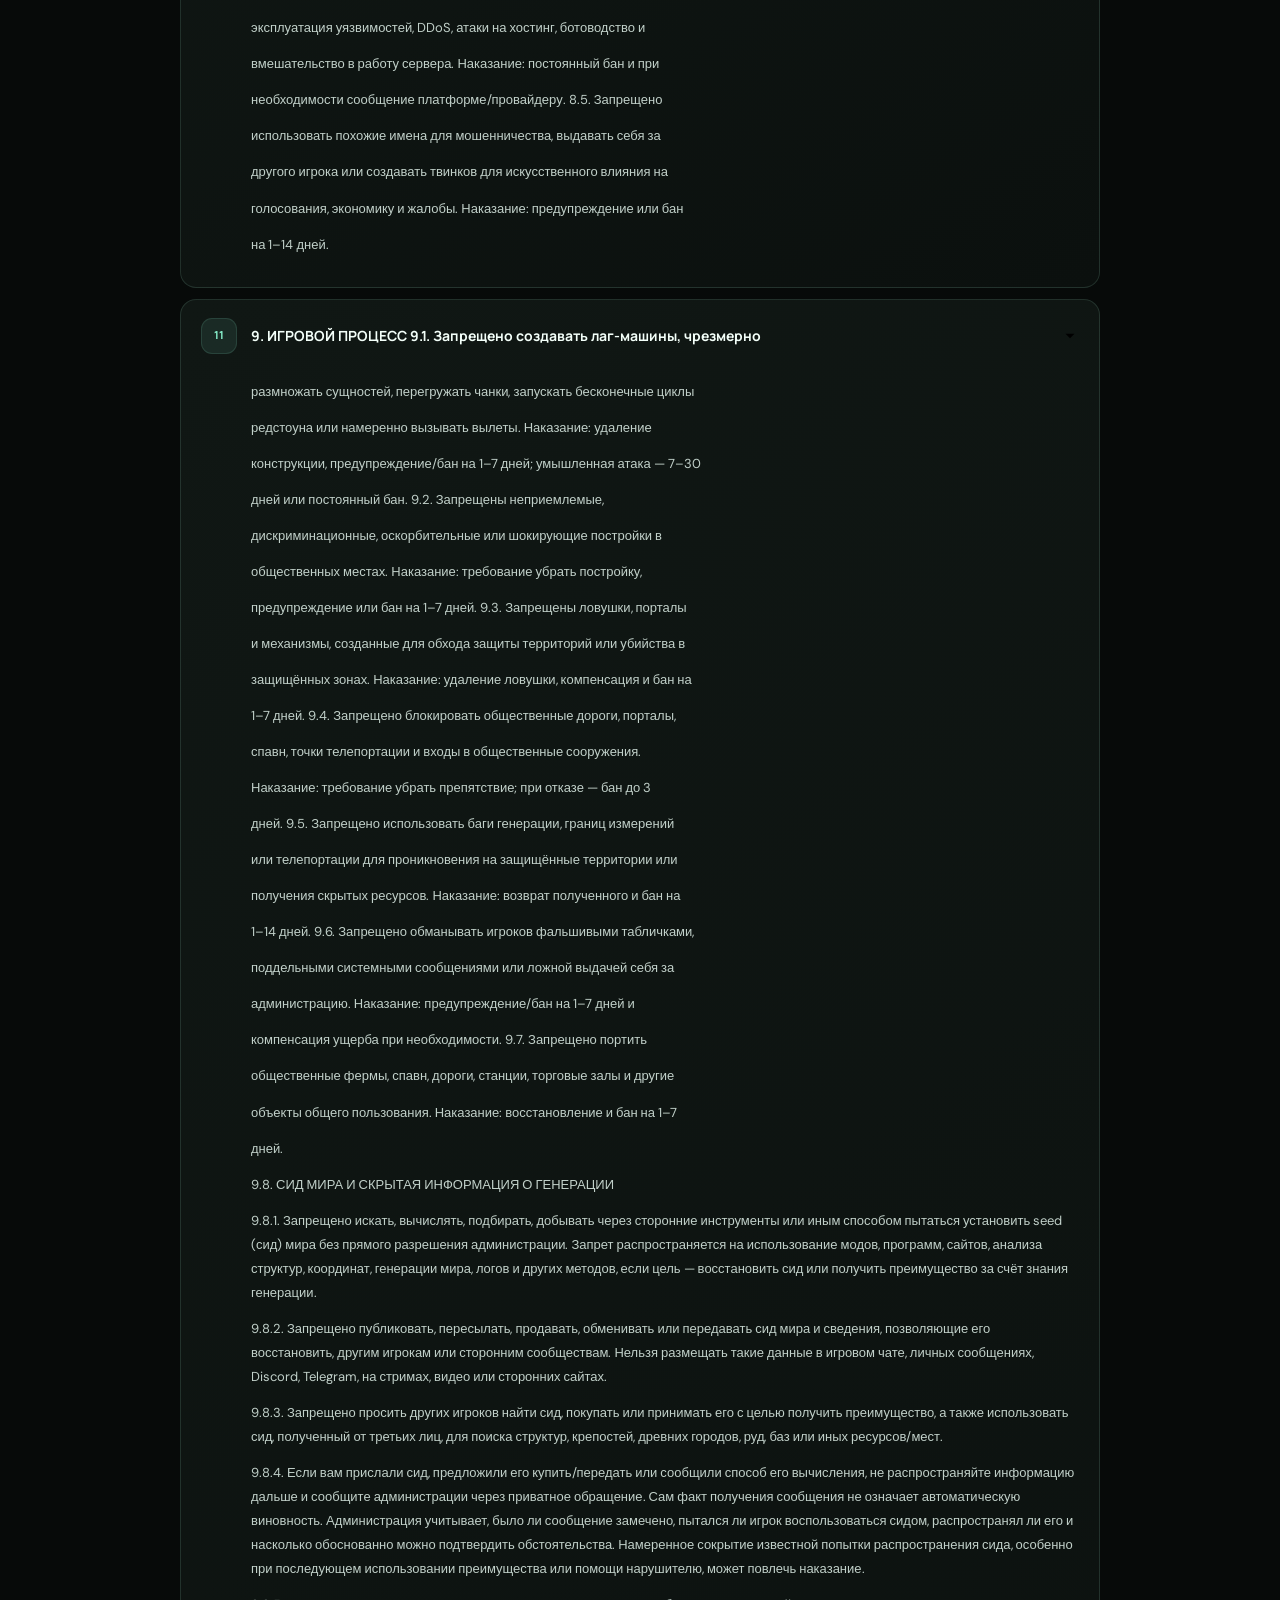
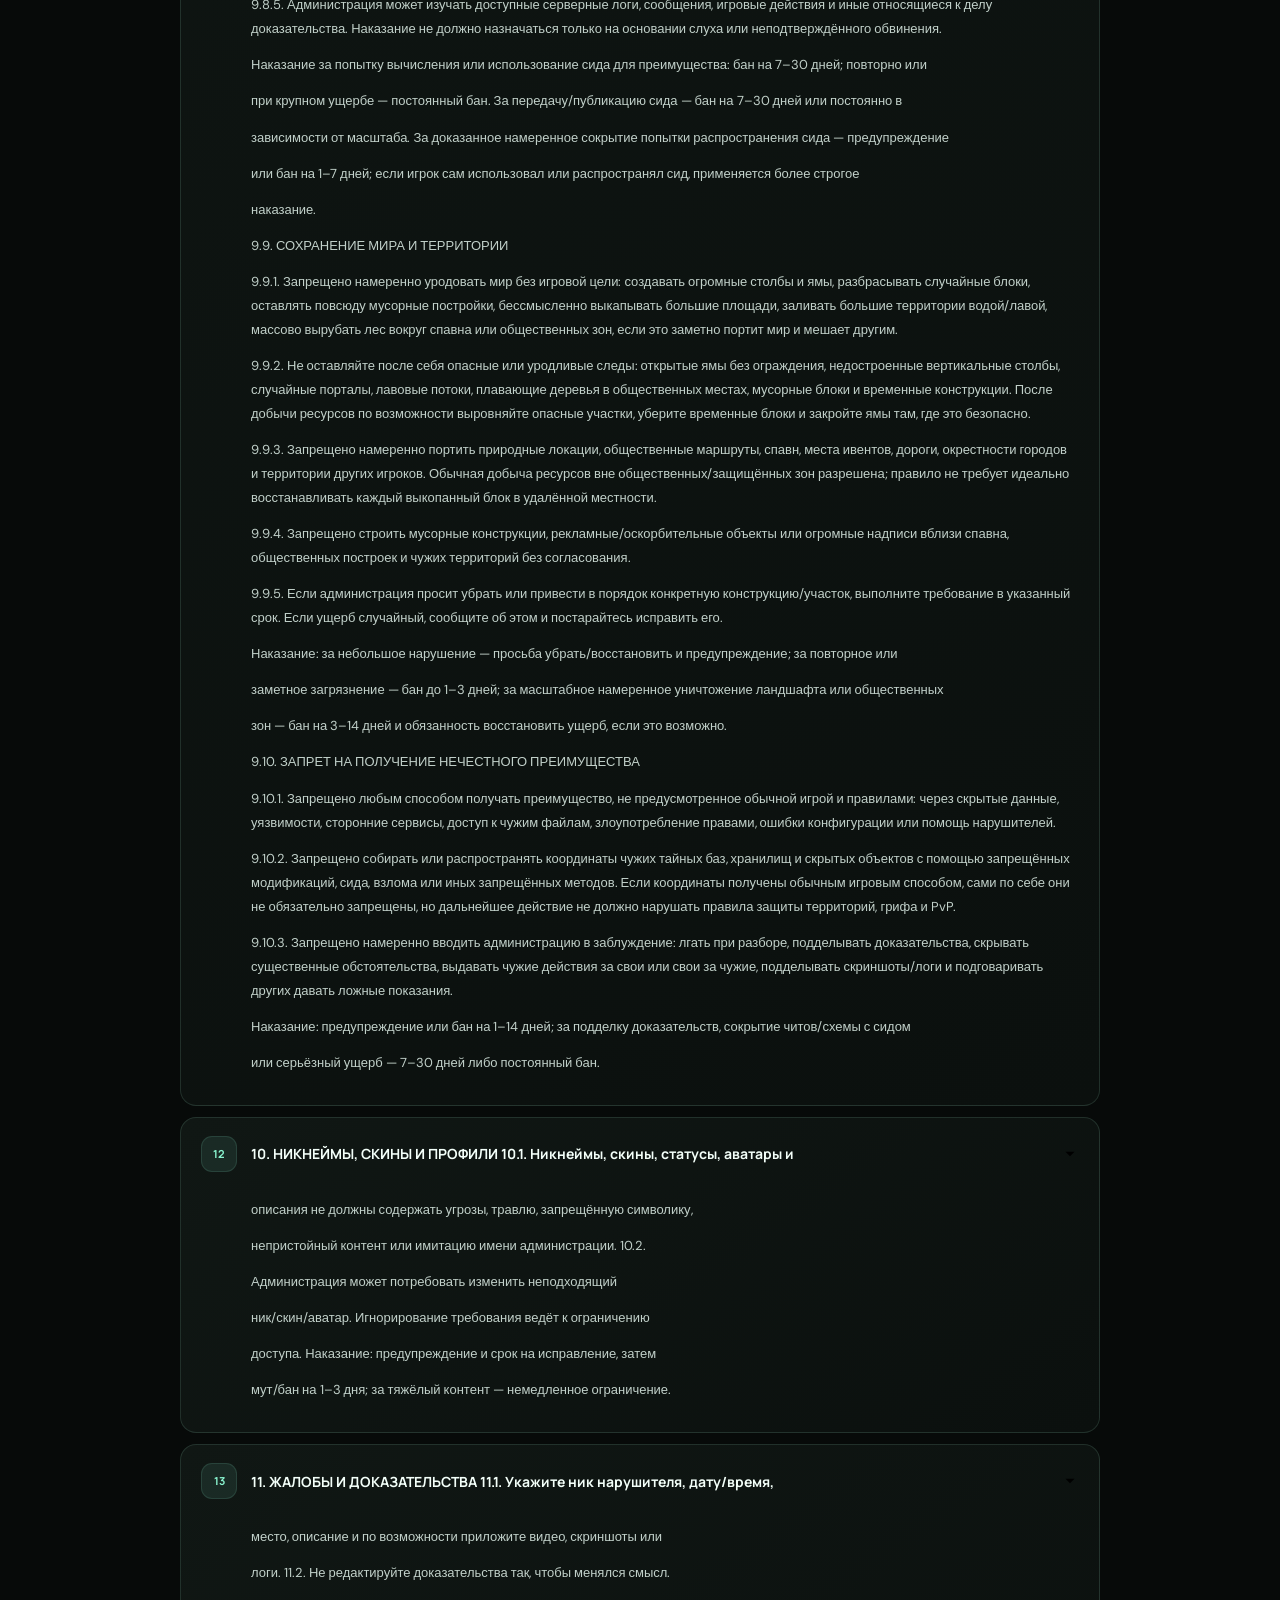
<file: rules.html>
<!doctype html><html lang="ru"><head><meta charset="utf-8"><meta name="viewport" content="width=device-width,initial-scale=1"><meta name="theme-color" content="#080b0a"><meta name="description" content="Preserved Realm — полуванильный Minecraft Java сервер."><title>Правила · Preserved Realm</title><link rel="stylesheet" href="styles.css"></head><body><div class="particles" aria-hidden="true"></div><div class="cursor-glow" aria-hidden="true"></div><div class="topline"></div><header><div class="wrap nav"><a class="brand" href="index.html"><img src="server-icon.png" alt="Логотип Preserved Realm"><span>PRESERVED REALM<small>MINECRAFT SERVER</small></span></a><button class="mobile-toggle" aria-label="Открыть меню">☰</button><nav class="links"><a class="" href="index.html">Главная</a><a class="" href="about.html">О сервере</a><a class="active" href="rules.html">Правила</a><a class="" href="news.html">Новости</a><a class="" href="team.html">Команда</a><a class="" href="donate.html">Разбан / размут</a></nav><a class="nav-cta" href="https://discord.gg/pHvmp8p3uB" target="_blank" rel="noopener"><svg viewBox="0 0 24 24" aria-hidden="true"><path d="M8 7.5a12 12 0 0 1 8 0l2 1.5 2 9a17 17 0 0 1-5 2l-1-2-2 .2-2-.2-1 2a17 17 0 0 1-5-2l2-9z"/><path d="M9 13h.01M15 13h.01"/></svg> Discord</a></div></header><main><section class="page-hero"><div class="wrap"><p class="eyebrow">COMMUNITY GUIDELINES</p><h1 class="page-title">Правила сервера</h1><p class="page-lead">Правила созданы для честной игры и комфортного сообщества. Используй поиск или раскрывай разделы, чтобы быстро найти нужный пункт.</p></div></section><section class="content"><div class="wrap rules-wrap"><div class="rules-toolbar"><svg viewBox="0 0 24 24" fill="none" stroke="currentColor" stroke-width="1.8"><circle cx="10.8" cy="10.8" r="6.8"/><path d="m16 16 5 5"/></svg><input id="rule-search" type="search" placeholder="Поиск по правилам..." aria-label="Поиск по правилам"><span id="rule-count" class="muted" style="font-size:11px;white-space:nowrap">20 разделов</span></div><div class="rules"><article class="rule-section" id="rule-0"><button class="rule-heading" aria-expanded="true"><span class="rule-number">01</span><span>ПРАВИЛА MINECRAFT-СЕРВЕРА Единые правила игры, общения, проверок и</span><svg viewBox="0 0 24 24" aria-hidden="true"><path d="m6 9 6 6 6-6"/></svg></button><div class="rule-content"><p>Discord/Telegram Версия: 1.0 Текущий этап сезона: до официального</p><p>открытия Энда PvP между игроками запрещено.</p><p>ВАЖНО • Правила действуют в игре, текстовом и голосовом чате, Discord,</p><p>Telegram и связанных с сервером площадках. • Запрещены читы, X-Ray,</p><p>гриферство, кражи, обход наказаний, травля, угрозы и намеренное</p><p>использование багов. • До официального объявления об открытии Энда</p><p>запрещено целенаправленно убивать игроков. Слухи и личные договорённости</p><p>это правило не отменяют. • Наказания ниже — базовые ориентиры.</p><p>Администрация учитывает умысел, ущерб, повторность, доказательства и</p><p>сотрудничество. Незначительная случайность не должна автоматически вести</p><p>к максимальному наказанию. • Если конкретный случай не описан дословно,</p><p>администрация вправе оценить его по смыслу правил и реальному ущербу.</p><p>Это не даёт права на произвольные наказания: решение должно быть</p><p>обоснованным и соразмерным.</p></div></article>
<article class="rule-section" id="rule-1"><button class="rule-heading" aria-expanded="true"><span class="rule-number">02</span><span>1.  ОБЩИЕ ПОЛОЖЕНИЯ 1.1. Играя на сервере или участвуя в его</span><svg viewBox="0 0 24 24" aria-hidden="true"><path d="m6 9 6 6 6-6"/></svg></button><div class="rule-content"><p>Discord/Telegram-сообществе, игрок обязуется соблюдать эти правила.</p><p>1.2. Незнание правил не освобождает от ответственности. При</p><p>сомнениях спросите администрацию до совершения спорного действия.</p><p>1.3. Запрещено искать лазейки в формулировках, если очевидная цель</p><p>действия — навредить игрокам, получить нечестное преимущество или</p><p>обойти правила. 1.4. Не наказывайте нарушителей самостоятельно: не</p><p>мстите грифом, угрозами, травлей или массовыми жалобами. Используйте</p><p>официальный канал жалоб. 1.5. Администрация может временно</p><p>ограничить доступ, пока разбирается серьёзный инцидент. Временное</p><p>ограничение не означает, что вина уже окончательно установлена. 1.6.</p><p>Наказания: предупреждение, мут, отключение от голосового канала,</p><p>кик, требование восстановить ущерб, возврат/компенсация вещей,</p><p>временный бан или постоянный бан.</p></div></article>
<article class="rule-section" id="rule-2"><button class="rule-heading" aria-expanded="true"><span class="rule-number">03</span><span>2.  ОБЩЕНИЕ: ИГРОВОЙ ЧАТ, ГОЛОСОВОЙ ЧАТ, DISCORD И TELEGRAM Правила</span><svg viewBox="0 0 24 24" aria-hidden="true"><path d="m6 9 6 6 6-6"/></svg></button><div class="rule-content"><p>этого раздела едины для всех площадок сообщества, включая личные</p><p>сообщения, если они связаны с конфликтом на сервере или используются</p><p>для обхода наказания.</p><p>2.1. Запрещены оскорбления, унижение, травля, целенаправленные</p><p>провокации и преследование игроков. Пример: постоянно писать одному</p><p>человеку оскорбления, переходить за ним по голосовым каналам и</p><p>продолжать после просьбы остановиться. Наказание: предупреждение или мут</p><p>на 15–60 минут; повторно — 6–24 часа; систематическая травля — 3–7 дней</p><p>мута или бан на 1–3 дня.</p><p>2.2. Запрещены угрозы реальным насилием, доксинг, публикация адресов,</p><p>телефонов, личных данных, шантаж и призывы к травле. Наказание: бан от 3</p><p>дней до постоянного; при публикации личных данных или серьёзных угрозах</p><p>возможен постоянный бан сразу.</p><p>2.3. Запрещены дискриминационные оскорбления и разжигание ненависти по</p><p>национальности, расе, религии, полу, инвалидности и другим личным</p><p>признакам. Наказание: мут на 6 часов–3 дня; тяжёлый или повторный случай</p><ul><li>бан на 1–14 дней либо постоянно.</li></ul><p>2.4. Запрещены спам, флуд, бессмысленное повторение сообщений,</p><p>чрезмерный капс, звуковой спам и намеренное засорение каналов.</p><p>Наказание: предупреждение, затем мут на 15 минут–6 часов; повторно — до</p><p>24 часов.</p><p>2.5. Мат сам по себе разрешён во всех форматах общения: в игровом и голосовом чате, Discord, Telegram и личных сообщениях. Запрещены не ругательства как таковые, а направленные на конкретного человека оскорбления, травля, угрозы, унижение и намеренное разжигание конфликта. Учитывайте контекст: дружеская ругань между согласными на неё участниками не приравнивается автоматически к нарушению. Если человек просит прекратить обращаться к нему в таком тоне, прекратите.</p><p>Наказание за адресные оскорбления: предупреждение или мут на 15 минут–3 часа; повторно — до 24 часов;</p><p>систематическая травля — по пункту 2.1.</p><p>2.5.1. Основной язык общения сообщества — русский. Английский и другие языки не запрещены, но в общих каналах не следует намеренно переводить всё общение на другой язык так, чтобы участники сообщества не могли понимать происходящее. Для отдельных международных разговоров, технических терминов или общения с иностранным игроком исключение допустимо.</p><p>Наказание за намеренное засорение общего канала непонятным большинству языком с целью исключить или</p><p>провоцировать участников: просьба перейти на русский, затем предупреждение или мут на 15 минут–2 часа.</p><p>2.5.2. Запрещены оскорбления игроков, администрации, модераторов и сервера, если это именно адресная травля, унижение, угрозы или намеренное провоцирование конфликта. Спокойная критика сервера, правил или решения модерации разрешена, если она выражена без угроз и травли. Не соглашаться с администрацией можно; мешать её работе, обманывать её или преследовать участников разбора — нельзя.</p><p>Наказание: предупреждение/мут на 15 минут–6 часов; повторно — до 24 часов; систематические оскорбления</p><p>или травля — бан на 1–7 дней.</p><p>2.6. Запрещены сексуальные домогательства, нежелательные интимные</p><p>сообщения, непристойные материалы и продолжение подобной темы после</p><p>просьбы прекратить. Наказание: мут/бан на 1–14 дней; тяжёлые случаи —</p><p>постоянный бан.</p><p>2.7. Запрещены порнографический, шокирующий, экстремистский, незаконный</p><p>контент, вредоносные ссылки и мошеннические страницы. Наказание:</p><p>удаление контента и мут/бан от 1 дня до постоянного, в зависимости от</p><p>тяжести.</p><p>2.8. Запрещено выдавать себя за администратора, модератора или другого</p><p>игрока с целью обмана, получения вещей или влияния на решения.</p><p>Наказание: мут/бан на 1–7 дней; при причинении ущерба — 3–14 дней и</p><p>возврат полученного.</p><p>2.9. Запрещены фишинг, кража паролей, токенов Discord, кодов</p><p>подтверждения и попытки получить доступ к чужим аккаунтам. Наказание:</p><p>постоянный бан.</p><p>2.10. Реклама других серверов, каналов, услуг и проектов без разрешения</p><p>администрации запрещена. Наказание: удаление сообщения, предупреждение</p><p>или мут на 1–24 часа; повторно — до 7 дней.</p><p>2.11. В голосовом чате запрещено кричать в микрофон, намеренно включать</p><p>громкие звуки, постоянно перебивать или мешать разговору. Случайный шум</p><p>не является нарушением, если игрок старается его устранить. Наказание:</p><p>предупреждение, отключение от канала или мут на 15 минут–6 часов;</p><p>повторно — до 24 часов.</p><p>2.12. Запрещено обходить мут через твинков, другие каналы, другие</p><p>площадки или посредников. Наказание: увеличение исходного срока; при</p><p>систематическом обходе — бан на 1–7 дней.</p><p>2.13. Не публикуйте личные сообщения, записи голоса или скриншоты с</p><p>личной информацией ради травли или унижения. Доказательства для жалобы</p><p>можно передать администрации приватно. Наказание:</p><p>удаление/предупреждение; при травле или раскрытии данных — мут/бан на</p><p>1–14 дней.</p><p>2.14. Запрещены заведомо поддельные скриншоты, монтаж доказательств,</p><p>ложные обвинения и массовые жалобы с целью навредить. Добросовестная, но</p><p>неподтверждённая жалоба не наказывается. Наказание за умышленную</p><p>фальсификацию: бан на 1–7 дней.</p><p>2.15. Запрещено спамить администрации, оскорблять участников разбора или</p><p>намеренно срывать рассмотрение жалобы. Наказание: ограничение обращений</p><p>или мут на 30 минут–24 часа; угрозы рассматриваются отдельно.</p></div></article>
<article class="rule-section" id="rule-3"><button class="rule-heading" aria-expanded="true"><span class="rule-number">04</span><span>3.  ЧИТЫ И МОДИФИКАЦИИ 3.1. Запрещены читы, чит-клиенты, скрипты, боты и</span><svg viewBox="0 0 24 24" aria-hidden="true"><path d="m6 9 6 6 6-6"/></svg></button><div class="rule-content"><p>модификации, дающие нечестное преимущество: KillAura, Aim Assist,</p><p>Reach, TriggerBot, автоматизированный Auto Clicker для боя, Fly,</p><p>Speed, Jesus, NoFall, Phase, Scaffold, автоматическое использование</p><p>предметов, X-Ray, ESP и аналоги. Наказание при подтверждении: бан на</p><p>7–30 дней за первое нарушение; повторно — 30 дней или постоянный</p><p>бан. Тяжёлые читы, массовое злоупотребление или нанесение серьёзного</p><p>ущерба могут привести к постоянному бану сразу.</p><p>3.2. На сервере установлен античит. Он может реагировать на необычную</p><p>скорость, перемещения, боевые действия и эксплойты. Античит не всегда</p><p>безошибочен: одно срабатывание не обязательно доказывает вину, но может</p><p>стать поводом для проверки. Если античит реагирует на ваши действия,</p><p>прекратите подозрительное действие и обратитесь к администрации, если</p><p>считаете срабатывание ошибочным. Игрок отвечает за используемый клиент и</p><p>модификации. Запрещённый чит остаётся запрещённым, даже если античит его</p><p>не обнаруживает. Наказание после проверки и подтверждения читов — по</p><p>пункту 3.1.</p><p>3.3. «Используйте на свой страх и риск» не означает, что читы разрешены.</p><p>Это означает, что игрок сам несёт риск проверки и последствий при</p><p>использовании сомнительных модификаций. Запрещённые модификации</p><p>запрещены независимо от того, обнаружил ли их античит.</p><p>3.4. Запрещены X-Ray, рентген-текстуры, ESP и любые способы видеть руды,</p><p>сундуки, игроков или сущности сквозь блоки. То, что античит не выявляет</p><p>X-Ray автоматически, не делает его разрешённым. Модерация может</p><p>анализировать добычу, наблюдать за игроком и проводить ручную проверку.</p><p>Наказание: бан на 7–30 дней; повторно — постоянный бан. Незаконно</p><p>полученные ресурсы могут быть изъяты.</p><p>3.5. Запрещена FreeCam, которая позволяет камере проходить сквозь</p><p>стены/блоки и разведать чужие базы, тайники или сундуки. Разрешён только</p><p>отдельный мод FreeCam Legacy, который не позволяет камере проходить</p><p>сквозь блоки и стены. Если обычную FreeCam можно настроить на</p><p>прохождение сквозь стены, недостаточно просто переключить её в легитный</p><p>режим перед проверкой. Нельзя играть с запрещённым режимом, а перед</p><p>проверкой включать безопасный. Используйте отдельный разрешённый мод,</p><p>если хотите эту функцию. Наказание: бан на 3–14 дней; использование для</p><p>разведки чужих баз — 7–30 дней.</p><p>3.6. Full Bright разрешён, если он только повышает яркость и не</p><p>показывает скрытые блоки, сущности или информацию сквозь стены. Версии,</p><p>совмещённые с ESP/X-Ray, запрещены. Наказание за запрещённые функции —</p><p>по пунктам 3.1 и 3.4.</p><p>3.7. Косметические и интерфейсные моды разрешены, если не дают игрового</p><p>преимущества. Мини-карты с отображением игроков/сущностей или пещер,</p><p>автоматизация действий и моды, раскрывающие скрытую информацию,</p><p>запрещены. При сомнении спросите администрацию до использования.</p><p>3.8. Запрещено намеренно использовать баги, дюпы, ошибки плагинов, лаги</p><p>и эксплойты для получения ресурсов или преимущества. Обнаружив баг,</p><p>сообщите администрации и не распространяйте способ его использования.</p><p>Наказание: изъятие полученного и бан на 1–14 дней; дюп или массовое</p><p>злоупотребление — 7–30 дней или постоянный бан.</p><p>3.9. Запрещено проверять границы античита ради обхода, провоцировать</p><p>ложные срабатывания или помогать другим обходить обнаружение. Наказание:</p><p>предупреждение/бан на 1–7 дней; если использовались читы — по пункту</p><p>3.1.</p><p>3.10. Хвастовство читами или заявление «у меня чит-клиент» может стать</p><p>поводом для проверки, но само по себе не всегда доказывает фактическое</p><p>использование. Если использование подтверждено — применяется пункт 3.1.</p><p>Заведомо ложная провокация может повлечь мут на 1–6 часов.</p></div></article>
<article class="rule-section" id="rule-4"><button class="rule-heading" aria-expanded="true"><span class="rule-number">05</span><span>4.  РУЧНЫЕ ПРОВЕРКИ 4.1. При обоснованном подозрении администрация может</span><svg viewBox="0 0 24 24" aria-hidden="true"><path d="m6 9 6 6 6-6"/></svg></button><div class="rule-content"><p>попросить игрока показать экран в Discord, открыть относящиеся к</p><p>Minecraft папки, список модификаций, конфигурации и игровые логи.</p><p>Проверка должна относиться к подозрению и серверу. 4.2.</p><p>Администрация не должна просить пароли, токены, коды двухфакторной</p><p>аутентификации или доступ к посторонним аккаунтам. 4.3. Отказ от</p><p>проверки, выход с сервера, отключение демонстрации или закрытие</p><p>файлов не доказывают читы автоматически, но могут считаться</p><p>уклонением и привести к временному бану на 1–3 дня до прохождения</p><p>проверки. Повторное уклонение — 7–14 дней. Если есть доказательства</p><p>читов, применяется раздел 3. 4.4. Подозрительные файлы и папки могут</p><p>стать основанием для дополнительных вопросов и проверки логов, но</p><p>одно название папки не всегда доказывает использование читов.</p><p>Например, найденная папка конфигурации чит-клиента, включая Meteor</p><p>или похожие клиенты, оценивается вместе с другими доказательствами.</p><p>4.5. Если логи за ожидаемый период отсутствуют, пусты или не</p><p>соответствуют истории игры, администрация может запросить объяснение</p><p>и дополнительные данные. Отсутствие логов само по себе не является</p><p>безусловным доказательством читов: возможны переустановка, другой</p><p>лаунчер или очистка файлов. Однако намеренное удаление/подмена логов</p><p>во время проверки может повлечь бан на 3–14 дней; при подтверждённых</p><p>читах применяется раздел 3. 4.6. Модераторы могут наблюдать за</p><p>игроками в режиме наблюдателя, анализировать перемещения, добычу</p><p>ресурсов и игровые действия. 4.7. Проверка должна проводиться</p><p>спокойно, без публичного унижения. Игрок может попросить объяснить</p><p>причину проверки и после решения подать апелляцию. 4.8. Подмена</p><p>файлов, использование второго клиента для демонстрации, сокрытие</p><p>запрещённых модов при наличии доказательств их использования и</p><p>намеренный срыв проверки являются отягчающими обстоятельствами.</p></div></article>
<article class="rule-section" id="rule-5"><button class="rule-heading" aria-expanded="true"><span class="rule-number">06</span><span>5.  PvP И УБИЙСТВА 5.1. ВАЖНО: ДО ОФИЦИАЛЬНОГО ОТКРЫТИЯ ЭНДА PvP МЕЖДУ ИГРОКАМИ ЗАПРЕЩЕНО.</span><svg viewBox="0 0 24 24" aria-hidden="true"><path d="m6 9 6 6 6-6"/></svg></button><div class="rule-content"><p>До официального объявления администрации запрещены намеренные убийства игроков и любые действия, цель или очевидный результат которых — сбросить здоровье игрока, привести к его смерти или лишить его вещей. Это правило действует даже тогда, когда игрок не использовал оружие и формально не наносил удар.</p><p>5.1.1. Убийством или попыткой убийства считается не только удар мечом, топором, луком или другим предметом, но и намеренное столкновение, толчок, блокирование прохода, сбрасывание с высоты, заманивание в опасное место, поджигание, утопление, запирание в опасной ситуации или иное действие, которое приводит или должно было привести к смерти игрока.</p><p>5.1.2. Если в городе, на личной территории, в клановой зоне или другой защищённой области игрок стоит на башне, стене, краю крыши, обрыве или другом опасном месте, запрещено намеренно толкать его столкновением моделей игроков, выталкивать с края или мешать ему безопасно отойти. Нельзя оправдываться тем, что «я его не бил» или «он сам упал»: намеренный толчок, вызвавший падение, рассматривается как нападение и убийство либо попытка убийства по обстоятельствам.</p><p>5.1.3. Включённая коллизия игроков не делает толчки разрешёнными. Если игрок намеренно подходит вплотную, упирается в другого игрока или использует столкновение, чтобы сдвинуть его с платформы, лестницы, моста, крыши или другого опасного места, это считается нарушением.</p><p>5.1.4. Случайное столкновение само по себе не означает автоматическую вину. При разборе учитываются место, высота, поведение игроков до инцидента, повторные толчки, предупреждения, возможность отойти и наличие записи или свидетелей. Если после случайного столкновения игрок продолжает толкать другого или мешает ему спастись, это может подтверждать умысел.</p><p>5.1.5. Запрещено намеренно подстраивать ситуацию так, чтобы смерть выглядела случайностью: например, толкнуть игрока с края и затем заявить, что он упал сам. Попытка обойти формулировку правил не освобождает от ответственности.</p><p>5.1.6. Вне защищённых территорий правила PvP определяются текущим этапом сезона и официальными объявлениями администрации. До официального открытия Энда запрет на PvP действует везде, если администрация отдельно и явно не объявила исключение для конкретного мероприятия или зоны.</p><p>5.1.7. После официального открытия Энда разрешение PvP, если оно объявлено администрацией, не отменяет защиту городов, личных территорий и клановых зон. Толкание с высоты, столкновение или иной способ намеренно сбросить игрока в защищённой зоне запрещён так же, как обычное нападение.</p><p>5.1.8. При подтверждённом убийстве в запрещённой PvP-зоне виновный обязан вернуть выпавшие вещи, если это возможно. Администрация отдельно оценивает умысел, ущерб, повторность, самооборону и доказательства; возврат вещей не исключает дополнительного наказания.</p><p>5.1.9. Если игрок лишь случайно задел другого, немедленно прекратил движение и не пытался причинить вред, это не должно автоматически считаться намеренным убийством. Однако повторные толчки после предупреждения или продолжение опасного воздействия рассматриваются строже.</p><p>5.2. После официального открытия Энда администрация может отдельно</p><p>объявить, что PvP разрешено вне защищённых территорий. До такого</p><p>объявления действует запрет из пункта 5.1.</p><p>5.3. Защищённые территории — личные участки, дома, города, территории</p><p>кланов и другие зоны, обозначенные системой сервера, владельцем или</p><p>администрацией. В них целенаправленное PvP запрещено даже после открытия</p><p>общего PvP. Исключение — специально обозначенная PvP-арена или</p><p>официальное событие.</p><p>5.4. Нельзя убивать игрока на его территории, в городе или на территории</p><p>клана, даже если вы сами там живёте, состоите в клане, являетесь гостем</p><p>или считаете, что игрок «сам виноват». Присутствие на территории не</p><p>означает согласия на бой.</p><p>5.5. Случайный удар не считается автоматически целенаправленным PvP. Но</p><p>намеренно бить игрока, проверять его здоровье ударами, снимать тотем,</p><p>доводить до полсердца или добивать ослабленного запрещено.</p><p>5.6. Самооборона допустима, если игрок первым целенаправленно напал на</p><p>вас. Защищайтесь только для прекращения нападения; не преследуйте</p><p>нападавшего после окончания опасности и не мстите позже. Сохраните</p><p>доказательства. Администрация оценит обстоятельства, включая то, кто</p><p>начал бой и когда угроза закончилась.</p><p>5.7. Если игрок погиб в защищённой зоне из-за нарушения другого игрока,</p><p>нарушитель обязан вернуть потерянные вещи, обычно в течение 24 часов</p><p>после согласования с пострадавшим или администрацией. Если вернуть</p><p>исходные предметы невозможно, стороны могут согласовать равноценную</p><p>компенсацию; при споре решение принимает администрация.</p><p>5.8. Если убийство было случайным и игрок сразу сообщил об этом,</p><p>сотрудничает и возвращает вещи, наказание может ограничиться</p><p>предупреждением. Умышленное убийство, сокрытие обстоятельств, насмешки</p><p>над пострадавшим или отказ вернуть вещи отягчают нарушение.</p><p>5.9. Даже если пострадавший согласен, это не всегда отменяет запрет PvP</p><p>до открытия Энда или запрет убийств в защищённой зоне. Согласие может</p><p>учитываться при выборе наказания, но не делает действие автоматически</p><p>разрешённым.</p><p>5.10. Жалоба на убийство должна по возможности содержать</p><p>видео/скриншоты, ник, время, место и описание. Администрация может</p><p>выслушать обе стороны. Добросовестная жалоба без достаточных</p><p>доказательств не наказывается.</p><p>5.11. После официального открытия PvP обычное убийство вне защищённой</p><p>зоны, без читов и других нарушений, не обязывает убийцу возвращать вещи.</p><p>Это не относится к убийствам в защищённых зонах, нарушению временного</p><p>запрета PvP, читам или использованию багов.</p><p>5.12. Запрещены ловушки и обманные приманки, предназначенные для</p><p>убийства в защищённой зоне или обхода PvP-правил. Наказание за нарушение</p><p>правил PvP: возврат вещей и предупреждение либо бан на 1–7 дней;</p><p>повторные убийства, отказ от компенсации или систематическое</p><p>злоупотребление — до 14 дней.</p></div></article>
<article class="rule-section" id="rule-6"><button class="rule-heading" aria-expanded="true"><span class="rule-number">07</span><span>6.  ГРИФЕРСТВО, КРАЖИ И ИМУЩЕСТВО 6.1. Гриферство — умышленная порча</span><svg viewBox="0 0 24 24" aria-hidden="true"><path d="m6 9 6 6 6-6"/></svg></button><div class="rule-content"><p>чужих построек, территорий, ферм, механизмов, дорог, декора или</p><p>хранилищ без разрешения. Гриферство запрещено. 6.2. Степень</p><p>определяется по масштабу ущерба, умыслу, стоимости ресурсов, времени</p><p>восстановления, повторности и влиянию на других. Количество блоков —</p><p>не единственный критерий. 6.3. Лёгкий гриф: сломан один-два обычных</p><p>блока или небольшой элемент декора, легко восстановимый без</p><p>функционального ущерба. Наказание: восстановление/компенсация и</p><p>предупреждение; повторно — бан до 1 дня. 6.4. Средний гриф: заметная</p></div></article>
<article class="rule-section" id="rule-7"><button class="rule-heading" aria-expanded="true"><span class="rule-number">08</span><span>часть постройки, фермы, механизма или участка повреждена;</span><svg viewBox="0 0 24 24" aria-hidden="true"><path d="m6 9 6 6 6-6"/></svg></button><div class="rule-content"><p>восстановление требует времени или ресурсов. Наказание:</p><p>восстановление/компенсация и бан на 1–3 дня; повторно — 3–7 дней.</p><p>6.5. Тяжёлый гриф: разрушение дома/базы, крупный поджог, залив</p><p>лавой, массовые взрывы, уничтожение ферм или редких построек,</p><p>систематический вред. Наказание: бан на 7–30 дней и компенсация;</p><p>особо крупный или повторный ущерб — постоянный бан. 6.6. Запрещено</p><p>без разрешения ломать, переставлять, заливать, поджигать, взрывать,</p><p>блокировать или иным образом портить чужие постройки и механизмы.</p><p>6.7. Запрещено заливать чужую территорию лавой/водой, уродовать</p><p>постройку столбами, закрывать входы, портить ландшафт вокруг базы</p><p>или создавать препятствия доступу. 6.8. Запрещено использовать TNT,</p><p>криперов, огонь, лаву, механизмы или мобов для повреждения чужого</p><p>имущества. 6.9. Запрещено красть предметы из чужих сундуков, бочек,</p><p>шалкеров, рамок, стоек для брони, вагонеток, лодок, ферм, а также</p><p>присваивать вещи, выпавшие после запрещённого убийства. Открытый</p><p>сундук не означает, что ресурсы бесплатные. 6.10. Нельзя убивать или</p><p>присваивать чужих животных, жителей, ломать посевы, красть урожай с</p><p>личных ферм или портить сортировщики и редстоун-механизмы. 6.11.</p><p>Запрещено мешать строительству: ставить блоки в месте работ, толкать</p><p>игроков в опасность, закрывать проходы или занимать согласованный</p><p>участок. 6.12. Если границы территории непонятны, уточните их у</p><p>владельца или администрации. Не проверяйте границы разрушением.</p><p>6.13. Если вы случайно нанесли ущерб, сразу сообщите владельцу и</p><p>восстановите его. Сокрытие ущерба может считаться отягчающим</p><p>обстоятельством. 6.14. Запрещено прятать украденное у твинка,</p><p>передавать его третьим лицам или уничтожать добычу, чтобы избежать</p><p>возврата. Наказание за кражу/гриф: восстановление или компенсация</p><p>плюс предупреждение/бан по тяжести. Отказ компенсировать доказанный</p><p>ущерб усиливает наказание.</p></div></article>
<article class="rule-section" id="rule-8"><button class="rule-heading" aria-expanded="true"><span class="rule-number">09</span><span>7.  ЭКОНОМИКА И ДОГОВОРЁННОСТИ 7.1. Запрещено мошенничество при обмене:</span><svg viewBox="0 0 24 24" aria-hidden="true"><path d="m6 9 6 6 6-6"/></svg></button><div class="rule-content"><p>подмена предметов, обман с количеством, обещание оплаты без</p><p>намерения платить, использование лагов или интерфейса для присвоения</p><p>чужого. Наказание: возврат/компенсация и бан на 1–7 дней; повторно —</p><p>7–14 дней. 7.2. При сделках, строительстве, аренде и совместных</p><p>проектах соблюдайте договорённости или заранее согласуйте изменения.</p><p>Администрация может вмешаться при очевидном мошенничестве, но не</p><p>обязана разрешать любой личный спор. 7.3. Добровольный подарок</p><p>нельзя требовать обратно только потому, что вы передумали. Не</p><p>передавайте ценные вещи незнакомому игроку, если не готовы к риску.</p><p>7.4. Запрещено использовать дюпы, ошибки магазина/аукциона/плагинов</p><p>или ограничения экономики для создания лишних предметов и валюты.</p><p>Наказание: изъятие незаконно полученного, компенсация и бан на 3–30</p><p>дней; массовое злоупотребление — постоянный бан. 7.5. Запрещено</p><p>отмывать украденные вещи или передавать ресурсы забаненного игрока</p><p>для обхода наказания.</p></div></article>
<article class="rule-section" id="rule-9"><button class="rule-heading" aria-expanded="true"><span class="rule-number">10</span><span>8.  АККАУНТЫ И ОБХОД НАКАЗАНИЙ 8.1. Запрещено обходить бан, мут,</span><svg viewBox="0 0 24 24" aria-hidden="true"><path d="m6 9 6 6 6-6"/></svg></button><div class="rule-content"><p>ограничение или проверку через твинк, чужой аккаунт, VPN или иные</p><p>средства. VPN сам по себе не запрещён, если не используется для</p><p>обхода санкций. Наказание: бан обходного аккаунта и увеличение срока</p><p>основного наказания от 3 дней до постоянного бана. 8.2. Запрещено</p><p>передавать аккаунт для обхода наказания, читерства, грифа или</p><p>преследования. 8.3. Если аккаунт взломали, сразу сообщите</p><p>администрации. Само заявление не гарантирует отмену наказания, но</p><p>будет рассмотрено. 8.4. Запрещены взломы, подбор паролей,</p><p>эксплуатация уязвимостей, DDoS, атаки на хостинг, ботоводство и</p><p>вмешательство в работу сервера. Наказание: постоянный бан и при</p><p>необходимости сообщение платформе/провайдеру. 8.5. Запрещено</p><p>использовать похожие имена для мошенничества, выдавать себя за</p><p>другого игрока или создавать твинков для искусственного влияния на</p><p>голосования, экономику и жалобы. Наказание: предупреждение или бан</p><p>на 1–14 дней.</p></div></article>
<article class="rule-section" id="rule-10"><button class="rule-heading" aria-expanded="true"><span class="rule-number">11</span><span>9.  ИГРОВОЙ ПРОЦЕСС 9.1. Запрещено создавать лаг-машины, чрезмерно</span><svg viewBox="0 0 24 24" aria-hidden="true"><path d="m6 9 6 6 6-6"/></svg></button><div class="rule-content"><p>размножать сущностей, перегружать чанки, запускать бесконечные циклы</p><p>редстоуна или намеренно вызывать вылеты. Наказание: удаление</p><p>конструкции, предупреждение/бан на 1–7 дней; умышленная атака — 7–30</p><p>дней или постоянный бан. 9.2. Запрещены неприемлемые,</p><p>дискриминационные, оскорбительные или шокирующие постройки в</p><p>общественных местах. Наказание: требование убрать постройку,</p><p>предупреждение или бан на 1–7 дней. 9.3. Запрещены ловушки, порталы</p><p>и механизмы, созданные для обхода защиты территорий или убийства в</p><p>защищённых зонах. Наказание: удаление ловушки, компенсация и бан на</p><p>1–7 дней. 9.4. Запрещено блокировать общественные дороги, порталы,</p><p>спавн, точки телепортации и входы в общественные сооружения.</p><p>Наказание: требование убрать препятствие; при отказе — бан до 3</p><p>дней. 9.5. Запрещено использовать баги генерации, границ измерений</p><p>или телепортации для проникновения на защищённые территории или</p><p>получения скрытых ресурсов. Наказание: возврат полученного и бан на</p><p>1–14 дней. 9.6. Запрещено обманывать игроков фальшивыми табличками,</p><p>поддельными системными сообщениями или ложной выдачей себя за</p><p>администрацию. Наказание: предупреждение/бан на 1–7 дней и</p><p>компенсация ущерба при необходимости. 9.7. Запрещено портить</p><p>общественные фермы, спавн, дороги, станции, торговые залы и другие</p><p>объекты общего пользования. Наказание: восстановление и бан на 1–7</p><p>дней.</p><p>9.8. СИД МИРА И СКРЫТАЯ ИНФОРМАЦИЯ О ГЕНЕРАЦИИ</p><p>9.8.1. Запрещено искать, вычислять, подбирать, добывать через сторонние инструменты или иным способом пытаться установить seed (сид) мира без прямого разрешения администрации. Запрет распространяется на использование модов, программ, сайтов, анализа структур, координат, генерации мира, логов и других методов, если цель — восстановить сид или получить преимущество за счёт знания генерации.</p><p>9.8.2. Запрещено публиковать, пересылать, продавать, обменивать или передавать сид мира и сведения, позволяющие его восстановить, другим игрокам или сторонним сообществам. Нельзя размещать такие данные в игровом чате, личных сообщениях, Discord, Telegram, на стримах, видео или сторонних сайтах.</p><p>9.8.3. Запрещено просить других игроков найти сид, покупать или принимать его с целью получить преимущество, а также использовать сид, полученный от третьих лиц, для поиска структур, крепостей, древних городов, руд, баз или иных ресурсов/мест.</p><p>9.8.4. Если вам прислали сид, предложили его купить/передать или сообщили способ его вычисления, не распространяйте информацию дальше и сообщите администрации через приватное обращение. Сам факт получения сообщения не означает автоматическую виновность. Администрация учитывает, было ли сообщение замечено, пытался ли игрок воспользоваться сидом, распространял ли его и насколько обоснованно можно подтвердить обстоятельства. Намеренное сокрытие известной попытки распространения сида, особенно при последующем использовании преимущества или помощи нарушителю, может повлечь наказание.</p><p>9.8.5. Администрация может изучать доступные серверные логи, сообщения, игровые действия и иные относящиеся к делу доказательства. Наказание не должно назначаться только на основании слуха или неподтверждённого обвинения.</p><p>Наказание за попытку вычисления или использование сида для преимущества: бан на 7–30 дней; повторно или</p><p>при крупном ущербе — постоянный бан. За передачу/публикацию сида — бан на 7–30 дней или постоянно в</p><p>зависимости от масштаба. За доказанное намеренное сокрытие попытки распространения сида — предупреждение</p><p>или бан на 1–7 дней; если игрок сам использовал или распространял сид, применяется более строгое</p><p>наказание.</p><p>9.9. СОХРАНЕНИЕ МИРА И ТЕРРИТОРИИ</p><p>9.9.1. Запрещено намеренно уродовать мир без игровой цели: создавать огромные столбы и ямы, разбрасывать случайные блоки, оставлять повсюду мусорные постройки, бессмысленно выкапывать большие площади, заливать большие территории водой/лавой, массово вырубать лес вокруг спавна или общественных зон, если это заметно портит мир и мешает другим.</p><p>9.9.2. Не оставляйте после себя опасные или уродливые следы: открытые ямы без ограждения, недостроенные вертикальные столбы, случайные порталы, лавовые потоки, плавающие деревья в общественных местах, мусорные блоки и временные конструкции. После добычи ресурсов по возможности выровняйте опасные участки, уберите временные блоки и закройте ямы там, где это безопасно.</p><p>9.9.3. Запрещено намеренно портить природные локации, общественные маршруты, спавн, места ивентов, дороги, окрестности городов и территории других игроков. Обычная добыча ресурсов вне общественных/защищённых зон разрешена; правило не требует идеально восстанавливать каждый выкопанный блок в удалённой местности.</p><p>9.9.4. Запрещено строить мусорные конструкции, рекламные/оскорбительные объекты или огромные надписи вблизи спавна, общественных построек и чужих территорий без согласования.</p><p>9.9.5. Если администрация просит убрать или привести в порядок конкретную конструкцию/участок, выполните требование в указанный срок. Если ущерб случайный, сообщите об этом и постарайтесь исправить его.</p><p>Наказание: за небольшое нарушение — просьба убрать/восстановить и предупреждение; за повторное или</p><p>заметное загрязнение — бан до 1–3 дней; за масштабное намеренное уничтожение ландшафта или общественных</p><p>зон — бан на 3–14 дней и обязанность восстановить ущерб, если это возможно.</p><p>9.10. ЗАПРЕТ НА ПОЛУЧЕНИЕ НЕЧЕСТНОГО ПРЕИМУЩЕСТВА</p><p>9.10.1. Запрещено любым способом получать преимущество, не предусмотренное обычной игрой и правилами: через скрытые данные, уязвимости, сторонние сервисы, доступ к чужим файлам, злоупотребление правами, ошибки конфигурации или помощь нарушителей.</p><p>9.10.2. Запрещено собирать или распространять координаты чужих тайных баз, хранилищ и скрытых объектов с помощью запрещённых модификаций, сида, взлома или иных запрещённых методов. Если координаты получены обычным игровым способом, сами по себе они не обязательно запрещены, но дальнейшее действие не должно нарушать правила защиты территорий, грифа и PvP.</p><p>9.10.3. Запрещено намеренно вводить администрацию в заблуждение: лгать при разборе, подделывать доказательства, скрывать существенные обстоятельства, выдавать чужие действия за свои или свои за чужие, подделывать скриншоты/логи и подговаривать других давать ложные показания.</p><p>Наказание: предупреждение или бан на 1–14 дней; за подделку доказательств, сокрытие читов/схемы с сидом</p><p>или серьёзный ущерб — 7–30 дней либо постоянный бан.</p></div></article>
<article class="rule-section" id="rule-11"><button class="rule-heading" aria-expanded="true"><span class="rule-number">12</span><span>10. НИКНЕЙМЫ, СКИНЫ И ПРОФИЛИ 10.1. Никнеймы, скины, статусы, аватары и</span><svg viewBox="0 0 24 24" aria-hidden="true"><path d="m6 9 6 6 6-6"/></svg></button><div class="rule-content"><p>описания не должны содержать угрозы, травлю, запрещённую символику,</p><p>непристойный контент или имитацию имени администрации. 10.2.</p><p>Администрация может потребовать изменить неподходящий</p><p>ник/скин/аватар. Игнорирование требования ведёт к ограничению</p><p>доступа. Наказание: предупреждение и срок на исправление, затем</p><p>мут/бан на 1–3 дня; за тяжёлый контент — немедленное ограничение.</p></div></article>
<article class="rule-section" id="rule-12"><button class="rule-heading" aria-expanded="true"><span class="rule-number">13</span><span>11. ЖАЛОБЫ И ДОКАЗАТЕЛЬСТВА 11.1. Укажите ник нарушителя, дату/время,</span><svg viewBox="0 0 24 24" aria-hidden="true"><path d="m6 9 6 6 6-6"/></svg></button><div class="rule-content"><p>место, описание и по возможности приложите видео, скриншоты или</p><p>логи. 11.2. Не редактируйте доказательства так, чтобы менялся смысл.</p><p>Сообщите, если запись обрезана; администрация может запросить</p><p>исходник. 11.3. Скриншот может не показывать весь контекст.</p><p>Модерация вправе выслушать обе стороны и сопоставить данные. 11.4.</p><p>Запрещено призывать к травле игрока в соцсетях или устраивать</p><p>самосуд до решения жалобы. Наказание: мут/бан на 1–7 дней. 11.5.</p><p>Повторные обращения по одному вопросу без новых доказательств могут</p><p>быть закрыты. Добросовестная ошибка не наказывается. 11.6. По</p><p>возможности решение содержит краткое объяснение применённого</p></div></article>
<article class="rule-section" id="rule-13"><button class="rule-heading" aria-expanded="true"><span class="rule-number">14</span><span>правила. Технические методы античита и личные данные могут не</span><svg viewBox="0 0 24 24" aria-hidden="true"><path d="m6 9 6 6 6-6"/></svg></button><div class="rule-content"><p>раскрываться. 11.7. Апелляцию подавайте спокойно, указав ник,</p><p>наказание, дату и аргументы. Не обходите наказание, пока апелляция</p><p>рассматривается.</p></div></article>
<article class="rule-section" id="rule-14"><button class="rule-heading" aria-expanded="true"><span class="rule-number">15</span><span>12. НАКАЗАНИЯ И РАБОТА АДМИНИСТРАЦИИ 12.1. Возможные меры:</span><svg viewBox="0 0 24 24" aria-hidden="true"><path d="m6 9 6 6 6-6"/></svg></button><div class="rule-content"><p>предупреждение, мут, отключение от голосового канала, кик, временное</p><p>ограничение, восстановление/компенсация ущерба, временный бан,</p><p>постоянный бан. 12.2. Учитываются тяжесть, умысел, ущерб,</p><p>повторность, сотрудничество, сокрытие нарушения и доказательства.</p><p>12.3. Повторным считается аналогичное нарушение после предупреждения</p><p>или наказания. Срок может быть увеличен примерно в 1,5–2 раза. 12.4.</p><p>Отягчающие обстоятельства: твинк, сокрытие следов, ложь при разборе,</p><p>отказ компенсировать доказанный ущерб, массовый вред, заранее</p><p>спланированное действие, читы или баги. 12.5. Смягчающие</p><p>обстоятельства: случайность, немедленное признание, добровольное</p><p>исправление ущерба, сотрудничество и отсутствие прошлых нарушений.</p><p>12.6. В особо тяжёлом случае наказание может быть строже указанного</p><p>диапазона. Постоянный бан применяется за наиболее серьёзные или</p><p>систематические нарушения. 12.7. Возврат вещей не всегда отменяет</p><p>наказание, но может смягчить его. 12.8. Администрация не обязана</p><p>восстанавливать предметы после любого сбоя, смерти или кражи. При</p><p>подтверждённом нарушении она может потребовать компенсацию от</p><p>виновного. 12.9. Наказание не должно назначаться из личной</p><p>неприязни. Если считаете решение необоснованным, подайте апелляцию.</p></div></article>
<article class="rule-section" id="rule-15"><button class="rule-heading" aria-expanded="true"><span class="rule-number">16</span><span>13. СБОИ И ОТКАТЫ 13.1. Не используйте лаги, откаты и баги для</span><svg viewBox="0 0 24 24" aria-hidden="true"><path d="m6 9 6 6 6-6"/></svg></button><div class="rule-content"><p>преимущества. Сообщите администрации о неожиданно полученных</p><p>предметах или ресурсах. 13.2. Потери из-за обычного игрового риска</p><p>не гарантируют компенсацию. При подтверждённом техническом сбое</p><p>администрация может рассмотреть восстановление. 13.3. Запрещено</p><p>намеренно провоцировать откаты, дюпы, вылеты и ошибки сохранения.</p></div></article>
<article class="rule-section" id="rule-16"><button class="rule-heading" aria-expanded="true"><span class="rule-number">17</span><span>14. ИВЕНТЫ И ОСОБЫЕ ЗОНЫ 14.1. Для официального мероприятия могут</span><svg viewBox="0 0 24 24" aria-hidden="true"><path d="m6 9 6 6 6-6"/></svg></button><div class="rule-content"><p>действовать дополнительные правила, объявленные до начала. 14.2.</p><p>Специальные условия действуют только в рамках указанного события,</p><p>места и времени. 14.3. Нельзя ссылаться на неофициальное мероприятие</p><p>как на разрешение нарушать правила. 14.4. Администрация может</p><p>остановить событие или закрыть зону при баге, угрозе безопасности</p><p>или серьёзном нарушении.</p></div></article>
<article class="rule-section" id="rule-17"><button class="rule-heading" aria-expanded="true"><span class="rule-number">18</span><span>15. ПРИМЕРЫ • До открытия Энда игрок убил другого и забрал вещи: это</span><svg viewBox="0 0 24 24" aria-hidden="true"><path d="m6 9 6 6 6-6"/></svg></button><div class="rule-content"><p>запрещённое PvP, вещи необходимо вернуть, возможен бан. • Игрок</p><p>случайно ударил другого один раз и извинился: это не обязательно</p><p>нарушение. • Игрок намеренно добил человека с полсердца: это</p><p>целенаправленное PvP. • После открытия PvP игрок убил другого в</p><p>защищённом городе: убийство запрещено, вещи возвращаются. • После</p><p>официального открытия PvP игрок убил другого вне защищённой зоны</p><p>обычным способом: вещи по общему правилу не возвращаются. • Игрок</p><p>использует X-Ray, который античит не видит: это всё равно запрещено,</p><p>возможна ручная проверка и бан. • Найдена папка с конфигом мода: это</p><p>повод проверить контекст, но не всегда автоматическое</p><p>доказательство. • Игрок переключил запрещённую FreeCam перед</p><p>проверкой: это не отменяет подтверждённое использование запрещённого</p><p>режима. • Игрок случайно сломал блок, сразу восстановил и сообщил:</p><p>обычно достаточно предупреждения или вопрос решается без наказания.</p><ul><li>Игрок разрушил дом и залил базу лавой: тяжёлый гриф, возможны бан</li></ul><p>и компенсация. • Игрок отказался показать экран: это не доказывает</p><p>читы автоматически, но может привести к временному бану до проверки.</p><ul><li>Жалоба не подтвердилась, но была подана добросовестно: наказания</li></ul><p>за неё нет.</p></div></article>
<article class="rule-section" id="rule-18"><button class="rule-heading" aria-expanded="true"><span class="rule-number">19</span><span>16. ЗАКЛЮЧИТЕЛЬНЫЕ ПОЛОЖЕНИЯ 16.1. Правила могут обновляться; о</span><svg viewBox="0 0 24 24" aria-hidden="true"><path d="m6 9 6 6 6-6"/></svg></button><div class="rule-content"><p>существенных изменениях администрация сообщает в официальном канале.</p><p>16.2. Запрет PvP до открытия Энда действует до официального</p><p>объявления об изменении. Не ориентируйтесь на слухи. 16.3. Если</p><p>заметили пробел в правилах, сообщите администрации, а не используйте</p><p>его для вреда другим. 16.4. Цель правил — сохранить честную и</p><p>комфортную игру, а не наказывать за каждую мелочь. Уважайте чужое</p><p>время, постройки, ресурсы и право спокойно играть.</p><p>КОРОТКО О ТЕКУЩЕМ СЕЗОНЕ До официального открытия Энда убийства и</p><p>целенаправленное PvP запрещены. Читы, X-Ray и FreeCam, проходящая сквозь</p><p>стены, запрещены. Full Bright и отдельный FreeCam Legacy без прохождения</p><p>сквозь блоки разрешены. Гриферство и кражи запрещены. Если сомневаетесь</p><ul><li>спросите администрацию заранее.</li></ul></div></article>
<article class="rule-section" id="rule-19"><button class="rule-heading" aria-expanded="true"><span class="rule-number">20</span><span>17. ПРАВИЛА МОДЕРАЦИИ</span><svg viewBox="0 0 24 24" aria-hidden="true"><path d="m6 9 6 6 6-6"/></svg></button><div class="rule-content"><p>Этот раздел обязателен для модераторов, администраторов и других участников команды, которым выданы</p><p>полномочия. Он регулирует работу команды и не заменяет правила для игроков. Внутренние нарушения команды</p><p>рассматриваются отдельно от наказаний игроков.</p><p>17.1. Основные принципы работы модерации</p><p>17.1.1. Модератор обязан действовать спокойно, беспристрастно и в интересах безопасности сообщества.</p><p>17.1.2. Модератор обязан применять правила одинаково ко всем игрокам, независимо от дружбы, конфликта, статуса, доната, клана или личного отношения.</p><p>17.1.3. Запрещено превышать выданные полномочия, использовать команды и доступы не по назначению или вмешиваться в области, на которые у модератора нет разрешения.</p><p>17.1.4. Запрещено использовать права модератора ради личной выгоды, мести, шутки, запугивания, развлечения или помощи друзьям.</p><p>17.1.5. Модератор обязан соблюдать правила сервера и общения наравне с игроками. Наличие прав не даёт иммунитета от ответственности.</p><p>17.1.6. Если модератор не уверен в трактовке правила или тяжести наказания, он должен запросить мнение старшего модератора или администратора, а не придумывать санкцию на месте.</p><p>17.1.7. Модератор не должен обещать игроку гарантированное решение, если оно зависит от администрации или проверки доказательств.</p><p>17.1.8. Запрещено угрожать игрокам баном, мутом, киком или другими мерами ради подчинения в личном конфликте.</p><p>17.1.9. Запрещено публично унижать нарушителя, провоцировать его или превращать разбор жалобы в перепалку.</p><p>17.1.10. Модератор обязан отделять личное мнение от официального решения команды.</p><p>17.2. Проверка нарушений и доказательства</p><p>17.2.1. Перед наказанием модератор должен по возможности проверить обстоятельства, контекст и доступные доказательства.</p><p>17.2.2. Запрещено выдавать наказание только из-за личной неприязни, слухов, догадок или просьбы знакомого.</p><p>17.2.3. Жалоба сама по себе не доказывает вину. Её необходимо рассмотреть и, если возможно, запросить дополнительные сведения.</p><p>17.2.4. При разборе PvP-конфликтов следует учитывать место происшествия, действующие ограничения PvP, кто начал нападение, была ли самооборона, случайный ли это удар и были ли попытки прекратить конфликт.</p><p>17.2.5. При разборе подозрений в читах нельзя объявлять игрока виновным только по одному неоднозначному срабатыванию античита. Следует учитывать повторяемость, наблюдения, видеозаписи и результаты проверки.</p><p>17.2.6. Запрещено подделывать, обрезать с целью исказить смысл, скрывать или намеренно неверно пересказывать доказательства.</p><p>17.2.7. Модератор обязан сохранять доказательства серьёзных нарушений и передавать их старшей команде, если случай требует разбирательства.</p><p>17.2.8. Доступ к логам, личным сообщениям и материалам проверки можно использовать только для служебного рассмотрения конкретного инцидента.</p><p>17.2.9. Запрещено распространять записи проверки, личные данные, скриншоты приватных сообщений и служебные материалы без разрешения администрации.</p><p>17.2.10. Если доказательства противоречивы или недостаточны, модератор должен запросить дополнительную проверку либо передать дело старшей команде.</p><p>17.3. Выдача наказаний</p><p>17.3.1. Наказание должно соответствовать конкретному пункту правил, тяжести нарушения, ущербу, умыслу и истории нарушений.</p><p>17.3.2. Если причина наказания соответствует одному или нескольким пунктам, модератор должен указывать номер пункта или пунктов, например: «Причина: 2.1» или «Причина: 5.1, 5.3».</p><p>17.3.3. Запрещено выдавать наказания без понятной причины, а также указывать заведомо неподходящий номер правила.</p><p>17.3.4. Если нарушено несколько самостоятельных правил, допустимо указать несколько номеров. Не следует искусственно дробить один эпизод на множество нарушений ради более строгого наказания.</p><p>17.3.5. Запрещено завышать срок наказания из-за спора с игроком, критики администрации или отказа признать вину.</p><p>17.3.6. Спокойная критика модерации не является основанием для наказания. Оскорбления, угрозы, травля, спам или вмешательство в работу разбора оцениваются по соответствующим правилам.</p><p>17.3.7. При первом незначительном нарушении, если это уместно, следует ограничиться объяснением или предупреждением.</p><p>17.3.8. Повторные нарушения могут учитываться при выборе меры, но модератор обязан проверить, что предыдущие нарушения действительно относятся к делу.</p><p>17.3.9. Запрещено снимать, уменьшать, увеличивать или отменять наказание из личной выгоды либо без соответствующих полномочий.</p><p>17.3.10. Если наказание выдано ошибочно, модератор обязан сообщить об этом старшей команде и содействовать исправлению ошибки.</p><p>17.4. Команды, режим наблюдения и доступы</p><p>17.4.1. Запрещено телепортироваться к игрокам, следить за ними в скрытом режиме или использовать служебные команды ради личного преимущества.</p><p>17.4.2. Запрещено использовать творческий режим, полёт, невидимость, телепортацию, выдачу предметов или другие привилегии для получения ресурсов, победы в PvP или помощи знакомым.</p><p>17.4.3. Запрещено создавать, перемещать или удалять предметы, блоки, сущности и постройки без служебной причины и необходимых полномочий.</p><p>17.4.4. Перед откатом, удалением постройки, возвратом предметов или другим действием с последствиями для мира следует убедиться, что действие обосновано и разрешено.</p><p>17.4.5. Запрещено использовать служебные команды для обхода ограничений, установленных обычным игрокам, если это не требуется для выполнения конкретной задачи модерации.</p><p>17.4.6. Модератор не должен раскрывать игрокам служебные команды, скрытые инструменты, уязвимости, внутренние логи или другие сведения, которые могут помочь обойти защиту сервера.</p><p>17.4.7. Запрещено передавать свой аккаунт, пароль, токены, права или доступ к служебным инструментам другим людям.</p><p>17.4.8. При подозрении на взлом аккаунта или утечку доступа модератор обязан незамедлительно сообщить администрации и прекратить небезопасное использование доступа.</p><p>17.5. Конфликт интересов и личные отношения</p><p>17.5.1. Если жалоба касается друга, родственника, соклановца, противника или самого модератора, следует раскрыть конфликт интересов и по возможности передать разбор независимому члену команды.</p><p>17.5.2. Запрещено скрывать нарушения знакомых или намеренно искать нарушения только у тех, с кем у модератора конфликт.</p><p>17.5.3. Запрещено предупреждать знакомых о готовящейся проверке, передавать им закрытые доказательства или помогать скрывать нарушение.</p><p>17.5.4. Запрещено договариваться с игроком о снятии наказания, особых условиях или невмешательстве в обмен на ресурсы, услуги, деньги или личные обещания.</p><p>17.5.5. Запрещено принимать взятки, требовать плату за разбан, мут, возврат имущества или благоприятное решение.</p><p>17.5.6. Модератор не должен участвовать в разборе конфликта, если он сам является его стороной, кроме необходимых действий для немедленного предотвращения вреда.</p><p>17.6. Общение с игроками и командой</p><p>17.6.1. Модератор обязан объяснять решение кратко и по существу, без угроз и унижения.</p><p>17.6.2. Запрещено раскрывать личность заявителя, если его данные должны оставаться конфиденциальными, кроме случаев, когда раскрытие разрешено администрацией и необходимо для разбора.</p><p>17.6.3. Запрещено публиковать внутренние обсуждения команды, закрытые каналы, пароли, логи, планы проверок или персональные данные.</p><p>17.6.4. Запрещено использовать статус модератора для давления на игроков в Discord, Telegram, голосовом чате или личных сообщениях.</p><p>17.6.5. Запрещено выдавать личное предположение за официальную позицию сервера.</p><p>17.6.6. Внутренние разногласия команды следует обсуждать в служебном канале, а не переносить в публичные конфликты.</p><p>17.6.7. Модератор обязан сохранять корректность даже при провокациях. Если разговор мешает работе, он может завершить обсуждение и передать вопрос старшей команде.</p><p>17.7. Проверки игроков</p><p>17.7.1. Проверка должна иметь разумное основание: наблюдаемое подозрительное поведение, жалобу с материалами, данные античита или другие относящиеся к делу обстоятельства.</p><p>17.7.2. Модератор должен объяснить игроку, что именно проверяется, и обозначить разумные шаги проверки в пределах утверждённой процедуры.</p><p>17.7.3. Запрещено требовать пароли, коды двухфакторной аутентификации, доступ к электронной почте, социальным сетям или личным аккаунтам, не относящимся к проверке.</p><p>17.7.4. Просматривать разрешается только относящиеся к Minecraft файлы, папки, логи и конфигурации в рамках утверждённой процедуры. Личные документы и посторонние файлы нельзя открывать без необходимости и разрешения.</p><p>17.7.5. Наличие папки или файла определённого клиента само по себе не всегда доказывает использование запрещённой функции во время игры. Нужно учитывать контекст и другие доказательства.</p><p>17.7.6. Отсутствие логов за определённый день не является автоматическим доказательством читов; оно может потребовать объяснения и дополнительной проверки.</p><p>17.7.7. Запрещено намеренно провоцировать игрока на нарушение, подбрасывать файлы, изменять материалы проверки или требовать установки сомнительных программ.</p><p>17.7.8. При отказе от проверки или уклонении модератор обязан действовать по утверждённой процедуре и передать спорный случай старшей команде, если полномочий недостаточно.</p><p>17.7.9. Запрещено публиковать материалы проверки для насмешек, давления или развлечения.</p><p>17.8. Возврат имущества, откаты и компенсации</p><p>17.8.1. Возврат вещей должен опираться на доступные доказательства и утверждённую процедуру.</p><p>17.8.2. Запрещено выдавать игроку предметы из творческого режима или создавать компенсацию сверх подтверждённого ущерба без разрешения администрации.</p><p>17.8.3. Запрещено возвращать вещи друзьям без проверки, отказывать противникам в обоснованном возврате или использовать компенсации как способ давления.</p><p>17.8.4. При споре о размере ущерба нужно зафиксировать имеющиеся данные и передать решение старшей команде.</p><p>17.8.5. Откаты, удаления и изменения мира должны быть минимально необходимыми и по возможности документироваться.</p><p>17.9. Активность, обязанности и служебная дисциплина</p><p>17.9.1. Модератор обязан выполнять согласованные обязанности и сообщать руководству о длительном отсутствии, если это предусмотрено командными договорённостями.</p><p>17.9.2. Запрещено намеренно игнорировать серьёзные жалобы, скрывать инциденты или удалять обращения ради статистики.</p><p>17.9.3. Модератор обязан передавать смену или незавершённый серьёзный разбор другому ответственному члену команды, если не может продолжить работу.</p><p>17.9.4. Запрещено использовать служебные полномочия для продвижения личных проектов, рекламы, продажи услуг или набора игроков в сторонние сообщества без разрешения администрации.</p><p>17.9.5. Модератор обязан соблюдать конфиденциальность и выполнять законные распоряжения администрации в пределах своих полномочий.</p><p>17.10. Система внутренних взысканий</p><p>17.10.1. За нарушения правил модерации могут применяться внутреннее замечание, выговор, снятие с должности, а при серьёзном злоупотреблении — снятие с должности и бан на сервере.</p><p>17.10.2. Три действующих выговора являются основанием для снятия с должности.</p><p>17.10.3. Выговор снимается через семь полных дней после выдачи, если за этот период модератор надлежащим образом выполнял обязанности и не совершал новых нарушений. Решение о снятии выговора фиксируется ответственным руководителем.</p><p>17.10.4. Новый выговор в течение срока действия предыдущего не обнуляет срок предыдущего: каждый выговор учитывается отдельно.</p><p>17.10.5. За небольшую ошибку, допущенную без умысла и исправленную сразу, может быть вынесено замечание или выговор с учётом обстоятельств.</p><p>17.10.6. За повторное нарушение, необоснованное наказание игрока, систематическое бездействие или нарушение служебной процедуры может быть вынесен выговор.</p><p>17.10.7. За тяжёлое превышение полномочий, злоупотребление доступом, фальсификацию доказательств, взятку, намеренный саботаж, слив конфиденциальных данных или помощь читерам возможно немедленное снятие без ожидания трёх выговоров.</p><p>17.10.8. За особо тяжёлое злоупотребление, угрозы безопасности сообщества, взлом, кражу доступа или намеренный вред серверу возможно снятие и бан на сервере.</p><p>17.10.9. Взыскание должно учитывать умысел, последствия, повторность, признание ошибки и попытки исправить ущерб.</p><p>17.10.10. Решение о выговоре или снятии принимает уполномоченный руководитель, который по возможности не является стороной конфликта.</p><p>17.10.11. Модератор вправе попросить пересмотр взыскания и представить объяснение или доказательства. Сам факт апелляции не является дополнительным нарушением.</p><p>17.10.12. Внутренние взыскания фиксируются так, чтобы руководство могло проверить дату, основание и срок действия каждого выговора.</p><p>17.11. Примеры нарушений модерации</p><p>17.11.1. Модератор забанил игрока из-за личной ссоры, не проверив обстоятельства, — злоупотребление полномочиями.</p><p>17.11.2. Модератор выдал вещи другу из творческого режима без подтверждённого ущерба — нарушение правил доступа и конфликта интересов.</p><p>17.11.3. Модератор опубликовал запись проверки в общем чате ради насмешек — разглашение служебных материалов.</p><p>17.11.4. Модератор ошибся в сроке наказания, сам сообщил об ошибке и исправил её — обстоятельства смягчают оценку, но ошибка всё равно может быть рассмотрена.</p><p>17.11.5. Модератор намеренно помог знакомому скрыть читы или предупредил его о проверке — тяжёлое нарушение, которое может привести к немедленному снятию.</p><p>17.11.6. Модератор спокойно объяснил игроку правило, проверил доказательства и указал номер пункта в причине наказания — правильный порядок действий.</p></div></article></div></div></section></main><footer class="footer"><div class="wrap footer-row"><div><strong>PRESERVED REALM</strong><br>Мир, который создаёшь ты.</div><div>Java Edition · <a href="https://discord.gg/pHvmp8p3uB" target="_blank" rel="noopener">Discord сообщества ↗</a></div><div>© Preserved Realm</div></div></footer><div class="toast" role="status" aria-live="polite">IP скопирован</div><button class="backtop" aria-label="Наверх"><svg viewBox="0 0 24 24" aria-hidden="true"><path d="M7 17 17 7M7 7h10v10"/></svg></button><script src="script.js"></script></body></html>
</file>
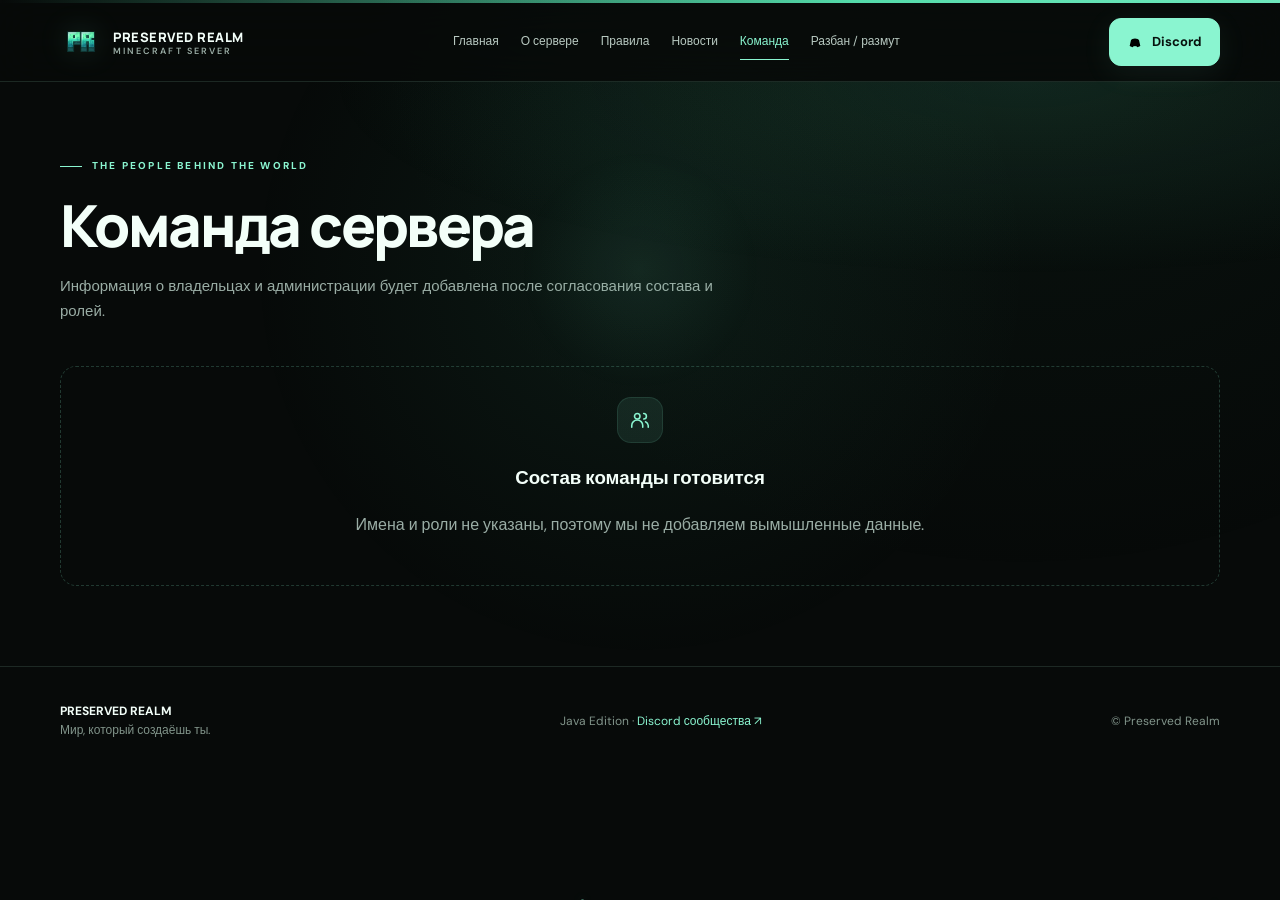
<file: team.html>
<!doctype html><html lang="ru"><head><meta charset="utf-8"><meta name="viewport" content="width=device-width,initial-scale=1"><meta name="theme-color" content="#080b0a"><meta name="description" content="Preserved Realm — полуванильный Minecraft Java сервер."><title>Команда · Preserved Realm</title><link rel="stylesheet" href="styles.css"></head><body><div class="particles" aria-hidden="true"></div><div class="cursor-glow" aria-hidden="true"></div><div class="topline"></div><header><div class="wrap nav"><a class="brand" href="index.html"><img src="server-icon.png" alt="Логотип Preserved Realm"><span>PRESERVED REALM<small>MINECRAFT SERVER</small></span></a><button class="mobile-toggle" aria-label="Открыть меню">☰</button><nav class="links"><a class="" href="index.html">Главная</a><a class="" href="about.html">О сервере</a><a class="" href="rules.html">Правила</a><a class="" href="news.html">Новости</a><a class="active" href="team.html">Команда</a><a class="" href="donate.html">Разбан / размут</a></nav><a class="nav-cta" href="https://discord.gg/pHvmp8p3uB" target="_blank" rel="noopener"><svg viewBox="0 0 24 24" aria-hidden="true"><path d="M8 7.5a12 12 0 0 1 8 0l2 1.5 2 9a17 17 0 0 1-5 2l-1-2-2 .2-2-.2-1 2a17 17 0 0 1-5-2l2-9z"/><path d="M9 13h.01M15 13h.01"/></svg> Discord</a></div></header><main><section class="page-hero"><div class="wrap"><p class="eyebrow">THE PEOPLE BEHIND THE WORLD</p><h1 class="page-title">Команда сервера</h1><p class="page-lead">Информация о владельцах и администрации будет добавлена после согласования состава и ролей.</p></div></section><section class="content"><div class="wrap"><div class="empty-state reveal"><div class="feature-icon" style="margin:0 auto 20px"><svg viewBox="0 0 24 24" aria-hidden="true"><circle cx="9" cy="8" r="3"/><path d="M3 20v-2a6 6 0 0 1 12 0v2M16 5a3 3 0 0 1 0 6M18 14a5 5 0 0 1 3 4v2"/></svg></div><h3 style="color:var(--text)">Состав команды готовится</h3><p>Имена и роли не указаны, поэтому мы не добавляем вымышленные данные.</p></div></div></section></main><footer class="footer"><div class="wrap footer-row"><div><strong>PRESERVED REALM</strong><br>Мир, который создаёшь ты.</div><div>Java Edition · <a href="https://discord.gg/pHvmp8p3uB" target="_blank" rel="noopener">Discord сообщества ↗</a></div><div>© Preserved Realm</div></div></footer><div class="toast" role="status" aria-live="polite">IP скопирован</div><button class="backtop" aria-label="Наверх"><svg viewBox="0 0 24 24" aria-hidden="true"><path d="M7 17 17 7M7 7h10v10"/></svg></button><script src="script.js"></script></body></html>
</file>
<file: styles.css>
@import url('https://fonts.googleapis.com/css2?family=DM+Sans:wght@400;500;600;700&family=Manrope:wght@400;500;600;700;800&display=swap');
:root{--bg:#070a09;--panel:#0d1411;--panel2:#121d18;--mint:#8af5d0;--mint2:#c6ffe9;--text:#f3fff9;--muted:#9aada5;--line:rgba(176,255,222,.13);--ease:cubic-bezier(.2,.8,.2,1);--mx:50vw;--my:30vh}
*{box-sizing:border-box}html{scroll-behavior:smooth;scroll-padding-top:95px}body{margin:0;background:var(--bg);color:var(--text);font-family:'DM Sans',sans-serif;line-height:1.65;overflow-x:hidden}body:before{content:"";position:fixed;inset:0;pointer-events:none;z-index:-1;background:radial-gradient(600px circle at var(--mx) var(--my),rgba(75,219,166,.075),transparent 65%),radial-gradient(ellipse at 80% 0,rgba(37,103,76,.1),transparent 45%)}a{color:inherit;text-decoration:none}button{font:inherit}::selection{background:var(--mint);color:#06110c}.wrap{width:min(1160px,calc(100% - 42px));margin:auto}.topline{height:3px;background:linear-gradient(90deg,transparent,#54dbaa,var(--mint),transparent);background-size:200% 100%;animation:shine 5s linear infinite}header{position:sticky;top:0;z-index:30;background:rgba(7,10,9,.76);backdrop-filter:blur(22px);border-bottom:1px solid var(--line)}.nav{height:78px;display:flex;align-items:center;justify-content:space-between;gap:24px}.brand{display:flex;align-items:center;gap:11px;font-family:Manrope,sans-serif;font-weight:800;letter-spacing:.04em;font-size:13px}.brand img{width:42px;height:42px;object-fit:contain;border-radius:10px;filter:drop-shadow(0 0 14px rgba(138,245,208,.14));transition:transform .35s var(--ease)}.brand:hover img{transform:rotate(-8deg) scale(1.08)}.brand small{display:block;color:var(--muted);font:600 9px 'DM Sans',sans-serif;letter-spacing:.23em;margin-top:-4px}.links{display:flex;align-items:center;gap:22px;color:#b8c9c1;font-size:12px}.links a{position:relative;transition:color .25s}.links a:after{content:"";position:absolute;left:0;right:100%;bottom:-8px;height:1px;background:var(--mint);transition:right .25s var(--ease)}.links a:hover,.links a.active{color:var(--mint)}.links a:hover:after,.links a.active:after{right:0}.btn,.nav-cta{position:relative;display:inline-flex;align-items:center;justify-content:center;gap:9px;border:1px solid var(--line);border-radius:12px;padding:12px 17px;font-weight:700;font-size:13px;transition:transform .25s var(--ease),box-shadow .25s,border-color .25s,background .25s;cursor:pointer;overflow:hidden}.btn svg,.nav-cta svg{width:16px;height:16px;flex:none}.nav-cta,.btn.primary{background:var(--mint);color:#07110d;border-color:var(--mint);box-shadow:0 7px 30px rgba(138,245,208,.08)}.btn:hover,.nav-cta:hover{transform:translateY(-3px);box-shadow:0 12px 34px rgba(138,245,208,.13)}.btn.secondary{background:rgba(255,255,255,.025);color:var(--text)}.btn.secondary:hover{border-color:rgba(138,245,208,.45);background:rgba(138,245,208,.05)}.mobile-toggle{display:none;background:transparent;border:1px solid var(--line);color:var(--text);border-radius:10px;padding:9px}.hero{position:relative;overflow:hidden;padding:100px 0 84px;min-height:610px;display:flex;align-items:center}.hero:before{content:"";position:absolute;inset:0;background:radial-gradient(ellipse at 78% 42%,rgba(54,157,119,.16),transparent 42%),radial-gradient(ellipse at 10% 90%,rgba(138,245,208,.07),transparent 42%);pointer-events:none}.hero-grid{display:grid;grid-template-columns:1.08fr .92fr;align-items:center;gap:55px;position:relative}.eyebrow{font-size:10px;font-weight:800;letter-spacing:.22em;text-transform:uppercase;color:var(--mint);margin:0 0 17px;display:flex;align-items:center;gap:10px}.eyebrow:before{content:"";width:22px;height:1px;background:var(--mint);display:inline-block}.hero h1{font:800 clamp(44px,6.4vw,80px)/1.02 Manrope,sans-serif;letter-spacing:-.065em;margin:0 0 24px}.hero h1 span{color:var(--mint);text-shadow:0 0 40px rgba(138,245,208,.13)}.lead{max-width:560px;color:#a6b8b0;font-size:16px;line-height:1.85;margin:0 0 28px}.actions{display:flex;flex-wrap:wrap;gap:12px}.hero-meta{display:flex;align-items:center;gap:9px;margin-top:20px;color:#8ea198;font-size:12px}.hero-meta svg{width:15px;color:var(--mint)}.server-card{position:relative;padding:27px;border:1px solid rgba(138,245,208,.18);border-radius:26px;background:linear-gradient(145deg,rgba(20,31,26,.94),rgba(10,15,13,.96));box-shadow:0 24px 80px rgba(0,0,0,.32);overflow:hidden;transform-style:preserve-3d;transition:transform .18s ease-out,border-color .3s}.server-card:before{content:"";position:absolute;inset:0;background:linear-gradient(115deg,transparent 20%,rgba(138,245,208,.045) 50%,transparent 75%);background-size:220% 100%;animation:cardShimmer 8s linear infinite;pointer-events:none}.server-card:after{content:"";position:absolute;width:240px;height:240px;right:-110px;top:-120px;border-radius:50%;background:rgba(138,245,208,.1);filter:blur(20px);pointer-events:none}.card-top{display:flex;justify-content:space-between;align-items:center;gap:12px;position:relative;z-index:1}.server-title{font:800 17px Manrope,sans-serif}.status{display:inline-flex;align-items:center;gap:8px;color:var(--mint);font-size:10px;font-weight:800;letter-spacing:.06em;text-transform:uppercase}.dot{width:7px;height:7px;border-radius:50%;background:var(--mint);box-shadow:0 0 14px var(--mint);animation:pulse 2s infinite}.dot.off{background:#ff7777;box-shadow:0 0 14px #ff7777;animation:none}.server-ip{display:flex;align-items:center;justify-content:space-between;gap:12px;padding:17px;margin:25px 0 17px;border-radius:13px;background:rgba(0,0,0,.26);border:1px solid var(--line);position:relative;z-index:1}.server-ip span{font:700 13px Manrope,sans-serif;letter-spacing:.02em}.copy{display:inline-flex;align-items:center;gap:7px;border:0;background:var(--mint);color:#06100c;padding:9px 12px;border-radius:9px;font-weight:800;font-size:11px;cursor:pointer;transition:transform .2s,filter .2s}.copy:hover{transform:translateY(-2px);filter:brightness(1.06)}.copy svg{width:14px;height:14px}.stats{display:grid;grid-template-columns:1fr 1fr;gap:12px;position:relative;z-index:1}.stat{background:rgba(255,255,255,.035);border:1px solid rgba(255,255,255,.045);padding:17px;border-radius:14px;transition:background .3s,border-color .3s}.stat:hover{background:rgba(138,245,208,.045);border-color:rgba(138,245,208,.2)}.stat label{display:block;color:var(--muted);font-size:9px;letter-spacing:.14em;text-transform:uppercase;margin-bottom:7px}.stat strong{font:800 24px Manrope,sans-serif}.stat strong small{font-size:12px;color:var(--muted);font-weight:600}.api-note{font-size:10px;color:#6f8279;margin:15px 0 0;position:relative;z-index:1}.floating-orb{position:absolute;border:1px solid rgba(138,245,208,.13);border-radius:50%;pointer-events:none;animation:float 9s ease-in-out infinite}.orb-one{width:120px;height:120px;right:4%;top:10%}.orb-two{width:48px;height:48px;right:36%;bottom:13%;animation-delay:-3s}.section{padding:78px 0}.section.alt{background:linear-gradient(180deg,rgba(255,255,255,.018),transparent)}.section-head{display:flex;justify-content:space-between;align-items:end;gap:20px;margin-bottom:30px}.section h2,.page-title{font:800 clamp(29px,4vw,45px)/1.15 Manrope,sans-serif;letter-spacing:-.045em;margin:0}.section-head p{max-width:460px;color:var(--muted);margin:0;font-size:13px}.grid3{display:grid;grid-template-columns:repeat(3,1fr);gap:16px}.feature,.panel{padding:25px;border-radius:19px;background:linear-gradient(145deg,#121916,#0b100e);border:1px solid var(--line);transition:transform .35s var(--ease),border-color .35s,background .35s;position:relative;overflow:hidden}.feature:before{content:"";position:absolute;inset:0;background:radial-gradient(280px circle at var(--mx,50%) var(--my,50%),rgba(138,245,208,.07),transparent 55%);opacity:0;transition:opacity .3s;pointer-events:none}.feature:hover{transform:translateY(-7px);border-color:rgba(138,245,208,.3);background:linear-gradient(145deg,#15211b,#0d1310)}.feature:hover:before{opacity:1}.feature-icon{display:grid;place-items:center;width:46px;height:46px;border-radius:14px;background:rgba(138,245,208,.09);color:var(--mint);margin-bottom:22px;border:1px solid rgba(138,245,208,.11);transition:transform .35s var(--ease),background .35s}.feature:hover .feature-icon{transform:rotate(-6deg) scale(1.07);background:rgba(138,245,208,.15)}.feature-icon svg{width:22px;height:22px;stroke:currentColor;fill:none;stroke-width:1.7;stroke-linecap:round;stroke-linejoin:round}.feature h3,.panel h3{font:700 16px Manrope,sans-serif;margin:0 0 9px}.feature p,.panel p{font-size:13px;color:var(--muted);margin:0}.pill{display:inline-flex;padding:6px 10px;border-radius:999px;border:1px solid var(--line);color:var(--mint);font-size:10px;font-weight:800;letter-spacing:.1em;text-transform:uppercase}.banner{padding:36px;border-radius:22px;border:1px solid var(--line);background:radial-gradient(ellipse at 100% 0,rgba(138,245,208,.12),transparent 50%),#101614;display:flex;align-items:center;justify-content:space-between;gap:28px;position:relative;overflow:hidden}.banner:after{content:"";position:absolute;width:180px;height:180px;border:1px solid rgba(138,245,208,.1);border-radius:50%;right:20%;top:-130px;pointer-events:none}.banner h2{font:800 28px Manrope,sans-serif;margin:10px 0}.banner p{color:var(--muted);margin:0;max-width:570px}.page-hero{padding:76px 0 42px;background:radial-gradient(ellipse at 80% 0,rgba(69,174,132,.13),transparent 48%)}.page-title{font-size:clamp(38px,5vw,58px);margin:8px 0 16px}.page-lead{color:var(--muted);max-width:700px;margin:0;font-size:15px}.content{padding:0 0 80px}.rules-wrap{max-width:920px}.rules-toolbar{display:flex;align-items:center;justify-content:space-between;gap:14px;margin:0 0 18px;padding:14px;border:1px solid var(--line);border-radius:14px;background:#0d1310}.rules-toolbar input{width:100%;background:transparent;border:0;outline:0;color:var(--text);font:inherit;font-size:13px}.rules-toolbar svg{width:18px;height:18px;color:var(--mint);flex:none}.rule-section{border:1px solid var(--line);border-radius:16px;background:linear-gradient(145deg,#101714,#0b100e);overflow:hidden;margin-bottom:11px;transition:border-color .25s}.rule-section:hover{border-color:rgba(138,245,208,.27)}.rule-heading{display:flex;align-items:center;gap:14px;width:100%;padding:18px 20px;background:transparent;color:var(--text);border:0;text-align:left;cursor:pointer;font:700 14px Manrope,sans-serif;line-height:1.5}.rule-number{display:grid;place-items:center;width:36px;height:36px;flex:none;border-radius:11px;background:rgba(138,245,208,.09);border:1px solid rgba(138,245,208,.12);color:var(--mint);font-size:11px}.rule-heading span:nth-child(2){flex:1;min-width:0;overflow-wrap:anywhere}.rule-heading svg{width:18px;height:18px;flex:none;color:var(--muted);transition:transform .25s}.rule-heading[aria-expanded="false"] svg{transform:rotate(-90deg)}.rule-content{padding:0 24px 22px 70px;max-width:100%;overflow-wrap:anywhere;word-break:normal}.rule-content p,.rule-content li{font-size:13px;line-height:1.85;color:#c1d0c9;overflow-wrap:anywhere;white-space:normal;margin:8px 0}.rule-content ul{padding-left:19px;margin:8px 0}.rule-content li{padding-left:4px}.rule-content li::marker{color:var(--mint)}.rule-content p + p{margin-top:12px}.notice{padding:20px;border:1px solid var(--line);background:#111916;border-radius:14px;color:var(--muted)}.notice strong{color:var(--mint)}.notice p{margin-bottom:0}.cards2{display:grid;grid-template-columns:repeat(2,1fr);gap:16px}.price{font:800 26px Manrope,sans-serif;color:var(--mint);margin:20px 0 4px}.muted{color:var(--muted)}.empty-state{padding:30px;border:1px dashed rgba(138,245,208,.2);border-radius:16px;color:var(--muted);text-align:center}.footer{padding:35px 0;border-top:1px solid var(--line);color:#81948a;font-size:12px}.footer-row{display:flex;justify-content:space-between;align-items:center;gap:20px}.footer strong{color:var(--text)}.footer a{color:var(--mint)}.reveal{opacity:0;transform:translateY(22px);transition:opacity .7s var(--ease),transform .7s var(--ease)}.reveal.visible{opacity:1;transform:translateY(0)}.particles{position:fixed;inset:0;pointer-events:none;z-index:1;overflow:hidden}.particle{position:absolute;width:3px;height:3px;border-radius:50%;background:var(--mint);opacity:0;box-shadow:0 0 12px rgba(138,245,208,.8);animation:particleRise linear infinite}.cursor-glow{position:fixed;left:var(--mx);top:var(--my);width:250px;height:250px;transform:translate(-50%,-50%);border-radius:50%;background:radial-gradient(circle,rgba(138,245,208,.06),transparent 68%);pointer-events:none;z-index:0}.toast{position:fixed;bottom:24px;left:50%;transform:translate(-50%,20px);opacity:0;z-index:60;background:#d6ffed;color:#07110d;padding:11px 17px;border-radius:12px;font-weight:800;font-size:12px;box-shadow:0 12px 40px #0008;transition:all .3s;pointer-events:none}.toast.show{opacity:1;transform:translate(-50%,0)}.backtop{position:fixed;right:22px;bottom:22px;z-index:15;width:42px;height:42px;border:1px solid var(--line);border-radius:13px;background:#111a15;color:var(--mint);display:grid;place-items:center;opacity:0;transform:translateY(10px);pointer-events:none;transition:.25s;cursor:pointer}.backtop.show{opacity:1;transform:none;pointer-events:auto}.backtop svg{width:18px}.fade{animation:fade .8s var(--ease) both}@keyframes fade{from{opacity:0;transform:translateY(15px)}to{opacity:1;transform:translateY(0)}}@keyframes shine{to{background-position:200% 0}}@keyframes pulse{50%{opacity:.45;box-shadow:0 0 4px var(--mint)}}@keyframes float{0%,100%{transform:translateY(0) rotate(0)}50%{transform:translateY(-20px) rotate(8deg)}}@keyframes cardShimmer{to{background-position:-220% 0}}@keyframes particleRise{0%{transform:translate3d(0,20px,0);opacity:0}15%{opacity:.55}85%{opacity:.35}100%{transform:translate3d(var(--drift),-110vh,0);opacity:0}}@media(prefers-reduced-motion:reduce){*,*:before,*:after{animation-duration:.01ms!important;animation-iteration-count:1!important;scroll-behavior:auto!important;transition-duration:.01ms!important}.particle{display:none}}@media(max-width:900px){.links{gap:12px;font-size:11px}.nav-cta{display:none}.hero-grid{grid-template-columns:1fr;gap:36px}.hero{padding:75px 0 60px}.server-card{max-width:560px}.grid3{grid-template-columns:1fr 1fr}.section-head{display:block}.section-head p{margin-top:12px}.banner{align-items:flex-start;flex-direction:column}}@media(max-width:650px){.wrap{width:min(100% - 28px,1160px)}.nav{height:68px}.mobile-toggle{display:block}.links{display:none;position:absolute;top:68px;left:0;right:0;padding:20px;background:#0b100e;border-bottom:1px solid var(--line);flex-direction:column;align-items:flex-start}.links.open{display:flex}.hero h1{font-size:48px}.lead{font-size:15px}.grid3,.cards2{grid-template-columns:1fr}.section{padding:56px 0}.section-head{margin-bottom:22px}.banner{padding:25px}.footer-row{align-items:flex-start;flex-direction:column}.server-card{padding:20px}.server-ip{align-items:flex-start;flex-direction:column}.server-ip .copy{width:100%}.page-hero{padding:58px 0 32px}.rule-heading{padding:14px;gap:10px;font-size:13px}.rule-content{padding:0 16px 18px}.rule-number{width:31px;height:31px}.cursor-glow{display:none}}
</file>
